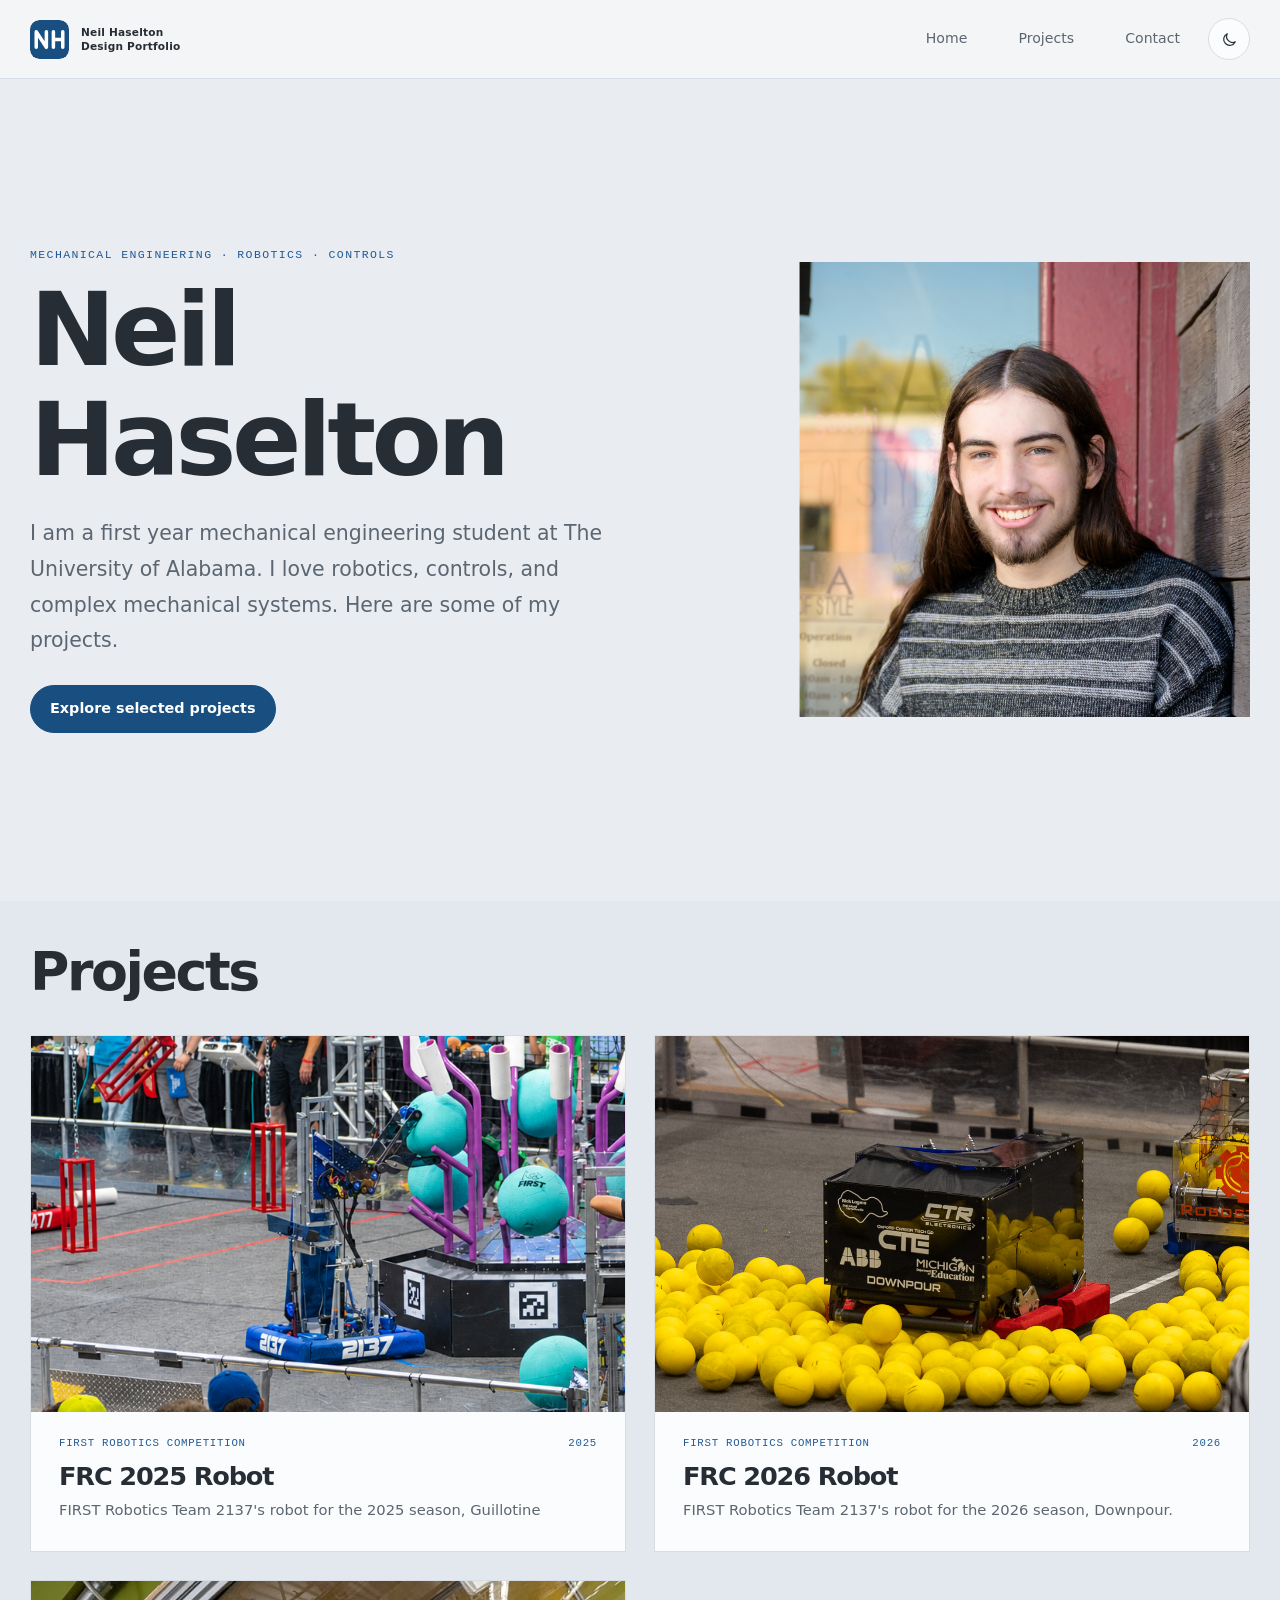
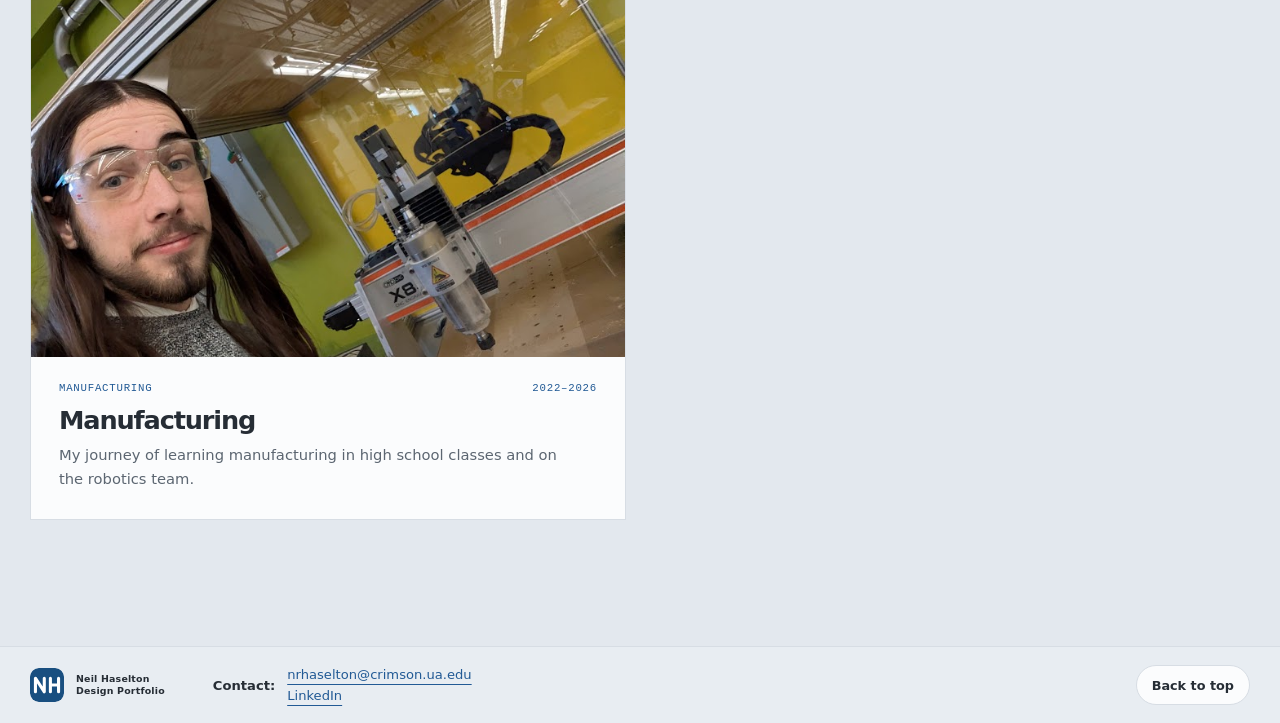
<file: index.html>
<!doctype html>
<html lang="en" data-theme="light">
  <head>
    <meta charset="utf-8">
<meta name="viewport" content="width=device-width, initial-scale=1">
<title>Neil Haselton Design Portfolio</title>
<meta name="description" content="Neil Haselton, a first year mechanical engineering student at The University of Alabama, interested in robotics, controls, and complex mechanical systems.">
<meta name="color-scheme" content="light dark">
<script>
  (function () {
    var theme = null;
    try { theme = localStorage.getItem('portfolio-theme'); } catch (error) { /* Storage can be unavailable in private contexts. */ }
    if (theme !== 'light' && theme !== 'dark') {
      theme = window.matchMedia && window.matchMedia('(prefers-color-scheme: dark)').matches ? 'dark' : 'light';
    }
    document.documentElement.setAttribute('data-theme', theme);
  }());
</script>
<link rel="stylesheet" href="/assets/css/main.css">
<link rel="icon" href="/assets/images/favicon.svg" type="image/svg+xml">

  </head>
  <body id="top">
    <a class="skip-link" href="#main-content">Skip to content</a>
    <header class="site-header">
  <div class="site-header__inner section-wrap">
    
    <a class="brand" href="#top" aria-label="Neil Haselton Design Portfolio home">
      <span class="brand__mark" aria-hidden="true">
        <img class="brand__mark-image brand__mark-image--light" src="/assets/images/brand-mark-light.svg" alt="">
        <img class="brand__mark-image brand__mark-image--dark" src="/assets/images/brand-mark-dark.svg" alt="">
      </span>
      <span class="brand__label">Neil Haselton<br>Design Portfolio</span>
    </a>
    <nav class="site-nav" aria-label="Main navigation">
      <a href="#top">Home</a>
      <a href="/#projects">Projects</a>
      <a href="/#contact">Contact</a>
    </nav>
    <button class="theme-toggle" type="button" data-theme-toggle aria-label="Switch to dark theme">
      <svg class="theme-toggle__moon" viewBox="0 0 24 24" aria-hidden="true"><path d="M20.2 15.2A8.5 8.5 0 0 1 8.8 3.8 8.6 8.6 0 1 0 20.2 15.2Z"/></svg>
      <svg class="theme-toggle__sun" viewBox="0 0 24 24" aria-hidden="true"><circle cx="12" cy="12" r="4"/><path d="M12 2v2m0 16v2M4.93 4.93l1.42 1.42m11.3 11.3 1.42 1.42M2 12h2m16 0h2M4.93 19.07l1.42-1.42m11.3-11.3 1.42-1.42"/></svg>
    </button>
  </div>
</header>

    <main id="main-content">
      <section class="home-intro" aria-labelledby="intro-title">
  <div class="hero section-wrap">
    <div class="hero__copy">
      <p class="eyebrow">Mechanical engineering · robotics · controls</p>
      <h1 id="intro-title">Neil Haselton</h1>
      <p class="hero__lead">I am a first year mechanical engineering student at The University of Alabama. I love robotics, controls, and complex mechanical systems. Here are some of my projects.</p>
      <a class="button-link" href="#projects">Explore selected projects</a>
    </div>
    <figure class="hero__portrait">
      <img src="/assets/images/portrait-neil-haselton.jpg" alt="Neil Haselton portrait" width="3000" height="3000">
    </figure>
  </div>
</section>
<section class="projects-section" id="projects" aria-labelledby="projects-title">
  <div class="section-wrap">
  <div class="section-heading">
    <div>
      <h2 id="projects-title">Projects</h2>
    </div>
  </div>

  <div class="project-grid">
    
    
      
      
      
      
      
      <article class="project-card">
        <a class="project-card__link" href="/projects/frc-2025-robot/" aria-label="View FRC 2025 Robot project">
          <div class="project-card__image-wrap">
            <div class="project-card__image-stage project-card__image-stage--robot">
            <img class="project-card__image project-card__image--robot" src="/assets/images/projects/frc-2025-robot/originals/25-COMP%20-%20Main%20Image.png" alt="Team 2137 robot competing on the 2025 FIRST Robotics Competition field." loading="lazy" width="1200" height="760" style="object-position: 170% 200%; --home-card-offset-x: -40%; --home-card-offset-y: -18%; --home-card-zoom: 2; transform-origin: top left;">
            </div>
          </div>
          <div class="project-card__body">
            <div class="project-card__meta"><span>FIRST Robotics Competition</span><span>2025</span></div>
            <h3>FRC 2025 Robot</h3>
            <p>FIRST Robotics Team 2137&#39;s robot for the 2025 season, Guillotine</p>
          </div>
        </a>
      </article>
    
      
      
      
      
      
      <article class="project-card">
        <a class="project-card__link" href="/projects/frc-2026-robot/" aria-label="View FRC 2026 Robot project">
          <div class="project-card__image-wrap">
            <div class="project-card__image-stage project-card__image-stage--robot">
            <img class="project-card__image project-card__image--robot" src="/assets/images/projects/frc-2026-robot/main-image.jpg" alt="Team 2137&#39;s 2026 robot, Guillotine, at a FIRST Robotics Competition event." loading="lazy" width="1200" height="760">
            </div>
          </div>
          <div class="project-card__body">
            <div class="project-card__meta"><span>FIRST Robotics Competition</span><span>2026</span></div>
            <h3>FRC 2026 Robot</h3>
            <p>FIRST Robotics Team 2137&#39;s robot for the 2026 season, Downpour.</p>
          </div>
        </a>
      </article>
    
      
      
      
      
      
      <article class="project-card">
        <a class="project-card__link" href="/projects/manufacturing/" aria-label="View Manufacturing project">
          <div class="project-card__image-wrap">
            <div class="project-card__image-stage">
            <img class="project-card__image" src="/assets/images/projects/manufacturing/overview.jpg" alt="Neil standing beside the school&#39;s Omio CNC router." loading="lazy" width="1200" height="760" style="object-position: center 44%; --home-card-offset-x: 0px; --home-card-offset-y: 0px; --home-card-zoom: 1;">
            </div>
          </div>
          <div class="project-card__body">
            <div class="project-card__meta"><span>Manufacturing</span><span>2022–2026</span></div>
            <h3>Manufacturing</h3>
            <p>My journey of learning manufacturing in high school classes and on the robotics team.</p>
          </div>
        </a>
      </article>
    
  </div>
  </div>
</section>


    </main>
    <footer class="site-footer">
  <div class="section-wrap site-footer__inner">
    
    <a class="brand brand--footer" href="#top">
      <span class="brand__mark" aria-hidden="true">
        <img class="brand__mark-image brand__mark-image--light" src="/assets/images/brand-mark-light.svg" alt="">
        <img class="brand__mark-image brand__mark-image--dark" src="/assets/images/brand-mark-dark.svg" alt="">
      </span>
      <span class="brand__label">Neil Haselton<br>Design Portfolio</span>
    </a>
    <div class="site-footer__contact" id="contact">
      <span class="site-footer__contact-label">Contact:</span>
      <div class="site-footer__contact-links">
        <a class="text-link" href="mailto:nrhaselton@crimson.ua.edu" draggable="false">nrhaselton@crimson.ua.edu</a>
        <a class="text-link" href="https://www.linkedin.com/in/neil-haselton-a4a009427/" draggable="false">LinkedIn</a>
      </div>
    </div>
    <a class="back-to-top" href="#top">Back to top</a>
  </div>
</footer>

    <script src="/assets/js/site.js" defer></script>
  </body>
</html>
</file>
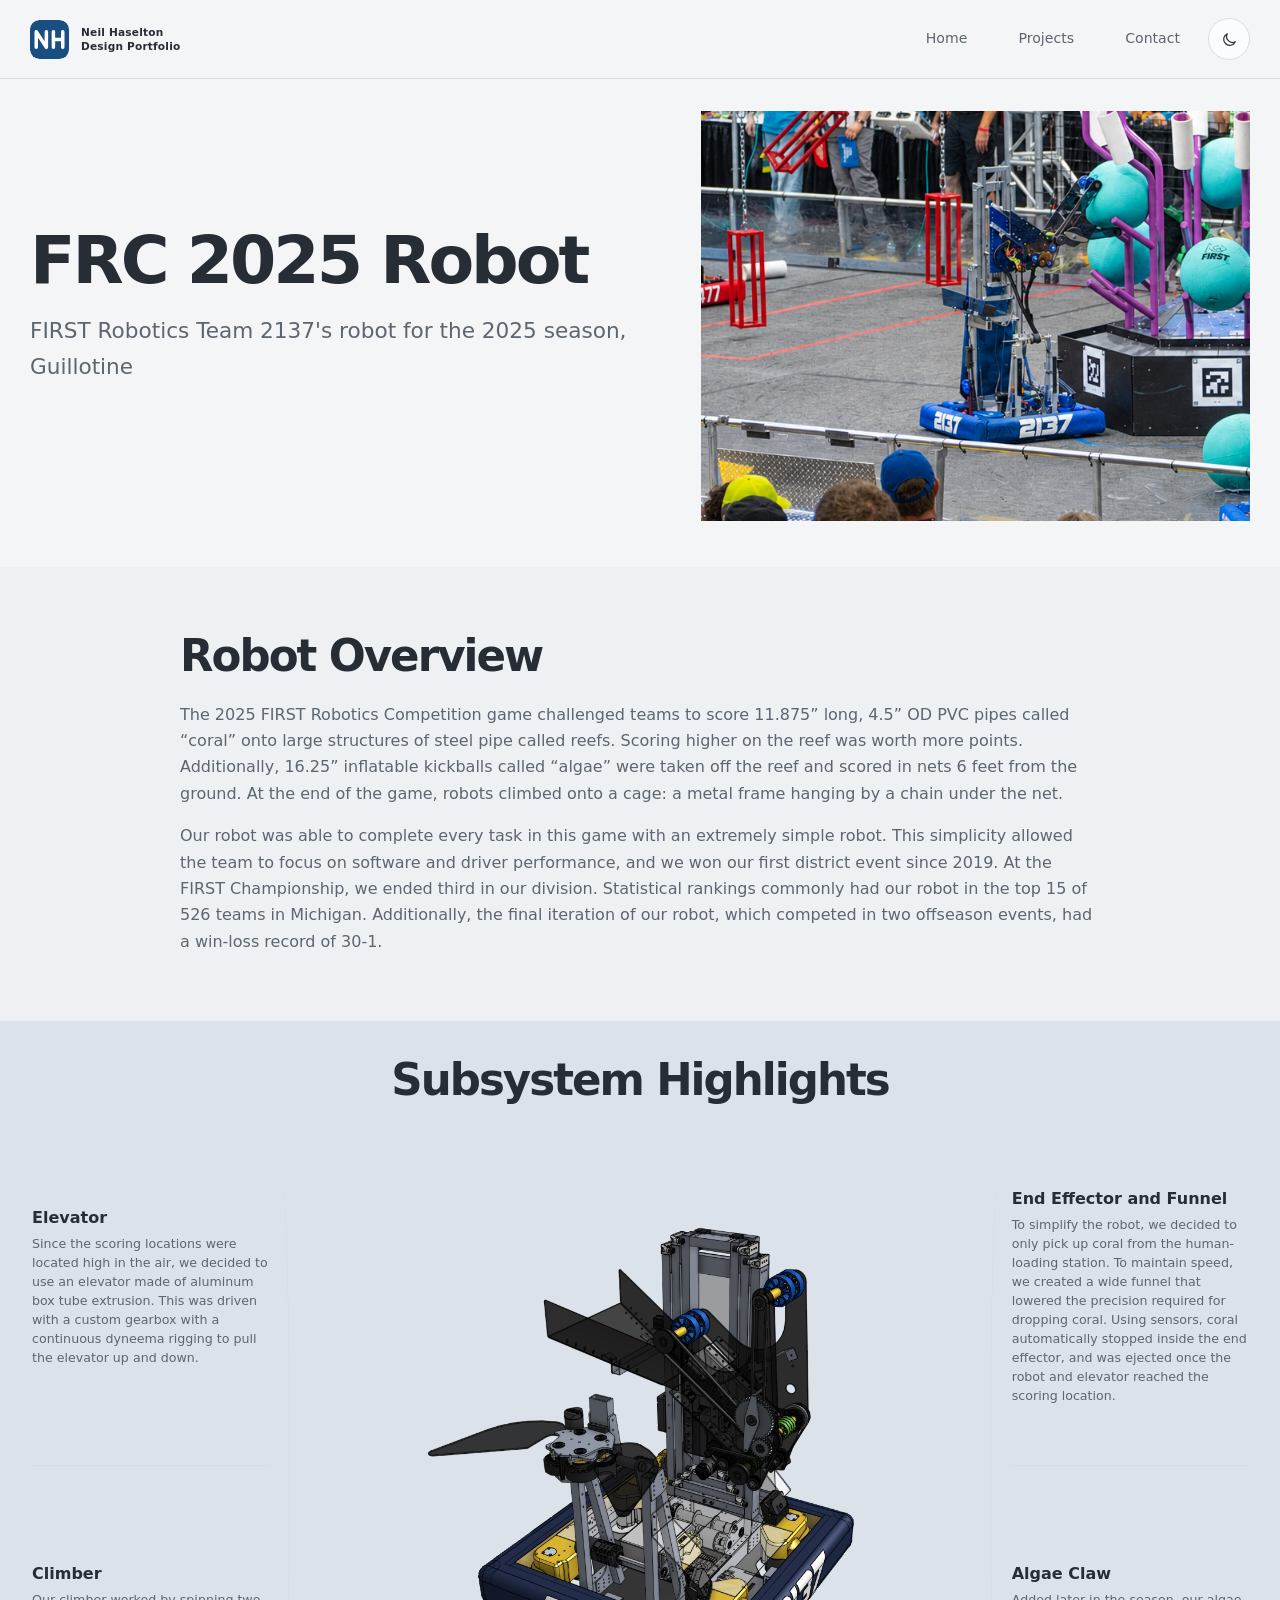
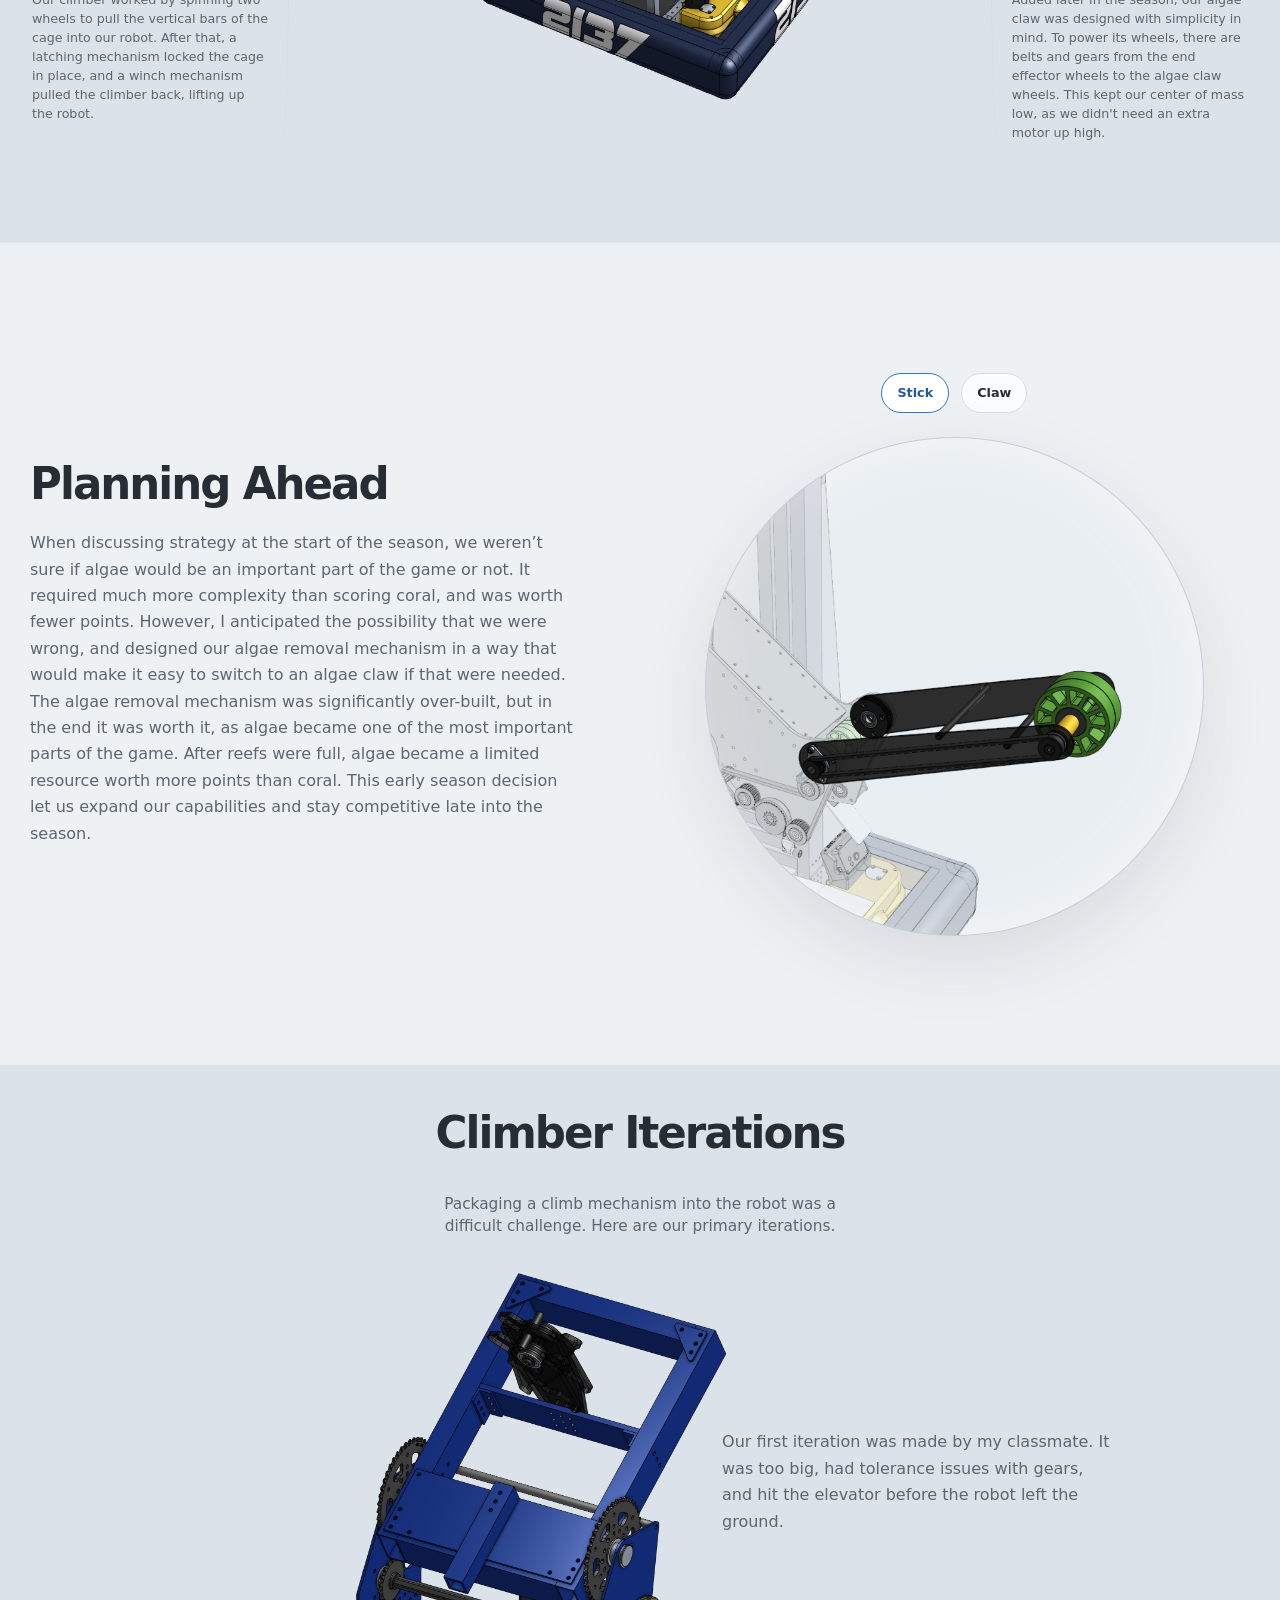
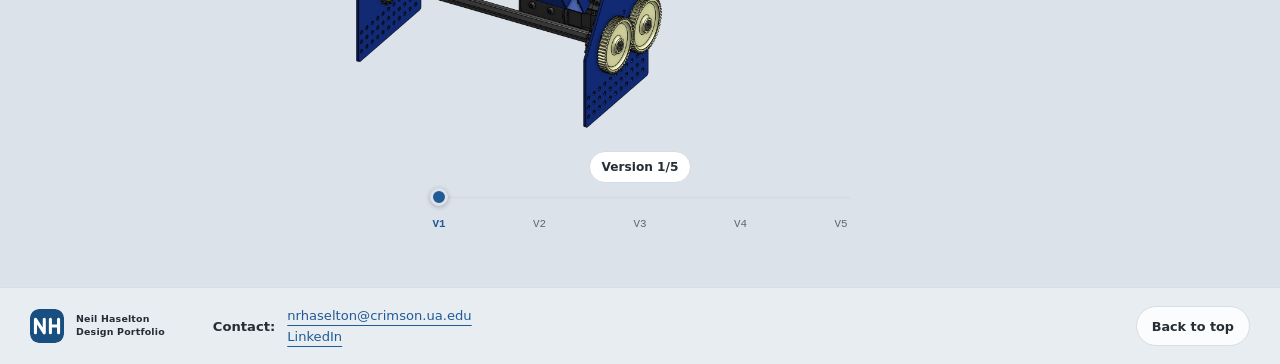
<file: projects/frc-2025-robot/index.html>
<!doctype html>
<html lang="en" data-theme="light">
  <head>
    <meta charset="utf-8">
<meta name="viewport" content="width=device-width, initial-scale=1">
<title>FRC 2025 Robot · Neil Haselton Design Portfolio</title>
<meta name="description" content="FIRST Robotics Team 2137&#39;s robot for the 2025 season, Guillotine">
<meta name="color-scheme" content="light dark">
<script>
  (function () {
    var theme = null;
    try { theme = localStorage.getItem('portfolio-theme'); } catch (error) { /* Storage can be unavailable in private contexts. */ }
    if (theme !== 'light' && theme !== 'dark') {
      theme = window.matchMedia && window.matchMedia('(prefers-color-scheme: dark)').matches ? 'dark' : 'light';
    }
    document.documentElement.setAttribute('data-theme', theme);
  }());
</script>
<link rel="stylesheet" href="/assets/css/main.css">
<link rel="icon" href="/assets/images/favicon.svg" type="image/svg+xml">

  </head>
  <body id="top">
    <a class="skip-link" href="#main-content">Skip to content</a>
    <header class="site-header">
  <div class="site-header__inner section-wrap">
    
    <a class="brand" href="/" aria-label="Neil Haselton Design Portfolio home">
      <span class="brand__mark" aria-hidden="true">
        <img class="brand__mark-image brand__mark-image--light" src="/assets/images/brand-mark-light.svg" alt="">
        <img class="brand__mark-image brand__mark-image--dark" src="/assets/images/brand-mark-dark.svg" alt="">
      </span>
      <span class="brand__label">Neil Haselton<br>Design Portfolio</span>
    </a>
    <nav class="site-nav" aria-label="Main navigation">
      <a href="/">Home</a>
      <a href="/#projects">Projects</a>
      <a href="/#contact">Contact</a>
    </nav>
    <button class="theme-toggle" type="button" data-theme-toggle aria-label="Switch to dark theme">
      <svg class="theme-toggle__moon" viewBox="0 0 24 24" aria-hidden="true"><path d="M20.2 15.2A8.5 8.5 0 0 1 8.8 3.8 8.6 8.6 0 1 0 20.2 15.2Z"/></svg>
      <svg class="theme-toggle__sun" viewBox="0 0 24 24" aria-hidden="true"><circle cx="12" cy="12" r="4"/><path d="M12 2v2m0 16v2M4.93 4.93l1.42 1.42m11.3 11.3 1.42 1.42M2 12h2m16 0h2M4.93 19.07l1.42-1.42m11.3-11.3 1.42-1.42"/></svg>
    </button>
  </div>
</header>

    <main id="main-content">
      
<article class="project-page project-page--frc-2025">
  <header class="project-hero section-wrap">
    <div class="project-hero__grid">
      <div class="project-hero__copy">
        <div class="project-hero__heading">
          <div>
            <h1>FRC 2025 Robot</h1>
            <p class="project-hero__summary">FIRST Robotics Team 2137&#39;s robot for the 2025 season, Guillotine</p>
          </div>
        </div>
        <div class="project-intro prose">
</div>
      </div>
      <figure class="project-overview">
        <img src="/assets/images/projects/frc-2025-robot/originals/25-COMP%20-%20Main%20Image.png" alt="Team 2137 robot competing on the 2025 FIRST Robotics Competition field." width="1200" height="760" style="object-position: 170% 200%; transform: translate(-4.87%, -39.16%) scale(2); transform-origin: top left;">
        
      </figure>
    </div>
  </header>

  <div class="project-sections">
    
      
      
<section class="content-section">
  <div class="section-wrap content-section--narrow">
    
    <h2>Robot Overview</h2>
    <div class="prose"><p>The 2025 FIRST Robotics Competition game challenged teams to score 11.875” long, 4.5” OD PVC pipes called “coral” onto large structures of steel pipe called reefs. Scoring higher on the reef was worth more points. Additionally, 16.25” inflatable kickballs called “algae” were taken off the reef and scored in nets 6 feet from the ground. At the end of the game, robots climbed onto a cage: a metal frame hanging by a chain under the net.</p>

<p>Our robot was able to complete every task in this game with an extremely simple robot. This simplicity allowed the team to focus on software and driver performance, and we won our first district event since 2019. At the FIRST Championship, we ended third in our division. Statistical rankings commonly had our robot in the top 15 of 526 teams in Michigan. Additionally, the final iteration of our robot, which competed in two offseason events, had a win-loss record of 30-1.</p>
</div>
  </div>
</section>

        
      
    
      
        
        
        
        <div class="section-dwell section-dwell--alt" style="--dwell-snap-distance: 90px;">
      
      



<section class="content-section content-section--subsystem">
 <div class="section-wrap subsystem-section__inner">
  <div class="section-heading section-heading--compact">
    <div><h2>Subsystem Highlights</h2></div>
    
  </div>
  
    
    <div class="subsystem-explorer subsystem-explorer--arcs" data-subsystem-explorer>
      <div class="subsystem-explorer__list subsystem-explorer__list--left" data-subsystem-list aria-label="Subsystems, first group">
        
          

<button class="subsystem-choice" type="button" data-subsystem-choice="0" aria-pressed="false">
  <span class="subsystem-choice__copy"><span class="subsystem-choice__name">Elevator</span><span class="subsystem-choice__description">Since the scoring locations were located high in the air, we decided to use an elevator made of aluminum box tube extrusion. This was driven with a custom gearbox with a continuous dyneema rigging to pull the elevator up and down.</span></span>
</button>

          <span class="subsystem-explorer__divider" aria-hidden="true"></span>
        
          

<button class="subsystem-choice" type="button" data-subsystem-choice="1" aria-pressed="false">
  <span class="subsystem-choice__copy"><span class="subsystem-choice__name">Climber</span><span class="subsystem-choice__description">Our climber worked by spinning two wheels to pull the vertical bars of the cage into our robot. After that, a latching mechanism locked the cage in place, and a winch mechanism pulled the climber back, lifting up the robot.</span></span>
</button>

          
        
      </div>
      <div class="subsystem-explorer__visual">
        <div class="cad-stage" role="img" aria-label="Team 2137&#39;s 2025 robot CAD assembly" data-cad-stage style="--cad-stage-aspect: 1040 / 1080; --cad-stage-width-ratio: 0.963; --cad-stage-height: 74svh;">
          <img class="cad-stage__layer cad-stage__normal is-active" src="/assets/images/projects/frc-2025-robot/cropped/25-COMP%20-%20Full%20Detail.png" alt="" width="1200" height="760" data-default-layer>
          <img class="cad-stage__layer cad-stage__ghost" src="/assets/images/projects/frc-2025-robot/cropped/25-COMP%20-%20Full%20Detail%20Transparent.png" alt="" width="1200" height="760" data-ghost-layer style="--ghost-opacity: 0.48;">
          
            <img class="cad-stage__layer cad-stage__highlight" src="/assets/images/projects/frc-2025-robot/cropped/25-COMP%20-%20Elevator.png" alt="" width="1200" height="760" data-highlight-layer="0">
          
            <img class="cad-stage__layer cad-stage__highlight" src="/assets/images/projects/frc-2025-robot/cropped/25-COMP%20-%20Climber.png" alt="" width="1200" height="760" data-highlight-layer="1">
          
            <img class="cad-stage__layer cad-stage__highlight" src="/assets/images/projects/frc-2025-robot/cropped/25-COMP%20-%20End%20Effector.png" alt="" width="1200" height="760" data-highlight-layer="2">
          
            <img class="cad-stage__layer cad-stage__highlight" src="/assets/images/projects/frc-2025-robot/cropped/25-COMP%20-%20Algae%20Claw.png" alt="" width="1200" height="760" data-highlight-layer="3">
          
          <div class="cad-stage__placeholder" data-stage-fallback hidden>CAD image unavailable.<br>Check the image path for this view.</div>
        </div>
      </div>
      <div class="subsystem-explorer__list subsystem-explorer__list--right" data-subsystem-list aria-label="Subsystems, second group">
        
          
          

<button class="subsystem-choice" type="button" data-subsystem-choice="2" aria-pressed="false">
  <span class="subsystem-choice__copy"><span class="subsystem-choice__name">End Effector and Funnel</span><span class="subsystem-choice__description">To simplify the robot, we decided to only pick up coral from the human-loading station. To maintain speed, we created a wide funnel that lowered the precision required for dropping coral. Using sensors, coral automatically stopped inside the end effector, and was ejected once the robot and elevator reached the scoring location.</span></span>
</button>

          <span class="subsystem-explorer__divider" aria-hidden="true"></span>
        
          
          

<button class="subsystem-choice" type="button" data-subsystem-choice="3" aria-pressed="false">
  <span class="subsystem-choice__copy"><span class="subsystem-choice__name">Algae Claw</span><span class="subsystem-choice__description">Added later in the season, our algae claw was designed with simplicity in mind. To power its wheels, there are belts and gears from the end effector wheels to the algae claw wheels. This kept our center of mass low, as we didn&#39;t need an extra motor up high.</span></span>
</button>

          
        
      </div>
    </div>
  
 </div>
</section>

        
      <div class="section-dwell__pause" aria-hidden="true"></div></div>
    
      
        
        
        
        <div class="section-dwell" style="--dwell-snap-distance: 90px;">
      
      



<section class="content-section content-section--algae-planning" data-algae-switcher aria-labelledby="algae-planning-heading">
  <div class="section-wrap algae-planning__layout">
    <div class="algae-planning__copy">
      
      <h2 id="algae-planning-heading">Planning Ahead</h2>
      <div class="prose"><p>When discussing strategy at the start of the season, we weren’t sure if algae would be an important part of the game or not. It required much more complexity than scoring coral, and was worth fewer points. However, I anticipated the possibility that we were wrong, and designed our algae removal mechanism in a way that would make it easy to switch to an algae claw if that were needed. The algae removal mechanism was significantly over-built, but in the end it was worth it, as algae became one of the most important parts of the game. After reefs were full, algae became a limited resource worth more points than coral. This early season decision let us expand our capabilities and stay competitive late into the season.</p>
</div>
    </div>
    <div class="algae-planning__visual">
      <div class="algae-planning__controls" role="group" aria-label="Choose algae mechanism">
        <button class="algae-planning__button is-active" type="button" data-algae-select="stick" aria-pressed="true" aria-controls="algae-mechanism-view">Stick</button>
        <button class="algae-planning__button" type="button" data-algae-select="claw" aria-pressed="false" aria-controls="algae-mechanism-view">Claw</button>
      </div>
      <figure class="algae-planning__stage" id="algae-mechanism-view" role="img" aria-label="Robot with the algae stick mechanism highlighted">
        <img class="algae-planning__robot-layer" src="/assets/images/projects/frc-2025-robot/originals/25-COMP%20-%20Algae%20Transparent.png" alt="" aria-hidden="true" loading="lazy" width="3296" height="2547">
        <img class="algae-planning__mechanism is-active" src="/assets/images/projects/frc-2025-robot/originals/25-COMP%20-%20Algae%20Stick%20Focus.png" alt="" data-algae-view="stick" aria-hidden="false" loading="lazy" width="3296" height="2547">
        <img class="algae-planning__mechanism" src="/assets/images/projects/frc-2025-robot/originals/25-COMP%20-%20Algae%20Claw%20Focus.png" alt="" data-algae-view="claw" aria-hidden="true" loading="lazy" width="3296" height="2547">
      </figure>
    </div>
  </div>
</section>

        
      <div class="section-dwell__pause" aria-hidden="true"></div></div>
    
      
        
        
        
        <div class="section-dwell section-dwell--alt" style="--dwell-snap-distance: 90px;">
      
      
<section class="content-section content-section--iteration-timeline">
  <div class="section-wrap iteration-timeline" data-iteration-timeline>
    <h2 class="iteration-timeline__heading">Climber Iterations</h2>
    <p class="iteration-timeline__intro">Packaging a climb mechanism into the robot was a difficult challenge. Here are our primary iterations.</p>
    
    <div class="iteration-timeline__main">
      <div class="iteration-timeline__stage" aria-live="off" style="--iteration-image-aspect: 2296 / 2137;">
        
          
          <img class="iteration-timeline__image is-active" src="/assets/images/projects/frc-2025-robot/cropped/25-COMP%20-%20Climber%20V1.png" alt="CAD model of the first climber iteration." data-iteration-image="0" width="1200" height="928" draggable="false">
        
          
          <img class="iteration-timeline__image" src="/assets/images/projects/frc-2025-robot/cropped/25-COMP%20-%20Climber%20V2.png" alt="CAD model of the second climber iteration." data-iteration-image="1" aria-hidden="true" width="1200" height="928" draggable="false">
        
          
          <img class="iteration-timeline__image" src="/assets/images/projects/frc-2025-robot/cropped/25-COMP%20-%20Climber%20V3.png" alt="CAD model of the third climber iteration." data-iteration-image="2" aria-hidden="true" width="1200" height="928" draggable="false">
        
          
          <img class="iteration-timeline__image" src="/assets/images/projects/frc-2025-robot/cropped/25-COMP%20-%20Climber%20V4.png" alt="CAD model of the fourth climber iteration." data-iteration-image="3" aria-hidden="true" width="1200" height="928" draggable="false">
        
          
          <img class="iteration-timeline__image" src="/assets/images/projects/frc-2025-robot/cropped/25-COMP%20-%20Climber%20V5.png" alt="CAD model of the fifth climber iteration." data-iteration-image="4" aria-hidden="true" width="1200" height="928" draggable="false">
        
      </div>
      <div class="iteration-timeline__captions" aria-live="polite" aria-atomic="true">
        
          <div class="iteration-timeline__caption is-active" data-iteration-caption="0">
            <p>Our first iteration was made by my classmate. It was too big, had tolerance issues with gears, and hit the elevator before the robot left the ground.</p>
          </div>
        
          <div class="iteration-timeline__caption" data-iteration-caption="1" aria-hidden="true">
            <p>The second iteration involved a full redesign. It was much simpler, using a spool to pull back the climbing arm rather than gears and chains. However, the robot slipped on the cage, preventing us from lifting off the ground.</p>
          </div>
        
          <div class="iteration-timeline__caption" data-iteration-caption="2" aria-hidden="true">
            <p>The third iteration was the first one that worked. It passively grabbed onto the back of the cage, but required precise alignment and often slipped or went into the cage diagonally. This iteration competed at our first event.</p>
          </div>
        
          <div class="iteration-timeline__caption" data-iteration-caption="3" aria-hidden="true">
            <p>The fourth iteration was similar to the third, but grabbed the inside of the cage. While slipping was still an issue, it was impossible to get it stuck in the cage. This iteration was on our robot for the rest of the season due to time constraints and other priorities.</p>
          </div>
        
          <div class="iteration-timeline__caption" data-iteration-caption="4" aria-hidden="true">
            <p>After having an inconsistent climb all season, we decided to redesign it for our offseason events. The final iteration of our climber has a funnel and two active polyurethane wheels to align the cage and pull it in. After that, two small latches would latch onto the vertical poles of the cage, and we&#39;d pull the climber down to climb. This iteration also featured a ratchet to prevent the climb from falling after the match. After a few small issues at our first offseason event that we fixed, this climb worked every time, as long as we gave ourselves enough time to climb.</p>
          </div>
        
      </div>
    </div>
    <div class="iteration-timeline__control">
      <div class="iteration-timeline__version" data-iteration-version aria-live="polite">Version 1/5</div>
      <input id="iteration-range-climber-iterations" class="iteration-timeline__range" data-iteration-range type="range" min="0" max="4" step="1" value="0" aria-label="Choose climber iteration" aria-valuetext="Version 1/5">
      <ol class="iteration-timeline__labels" aria-hidden="true">
        
        
          
          
          <li class="is-active" data-iteration-label="0" style="--iteration-stop: 0.0%;">V1</li>
        
          
          
          <li data-iteration-label="1" style="--iteration-stop: 25.0%;">V2</li>
        
          
          
          <li data-iteration-label="2" style="--iteration-stop: 50.0%;">V3</li>
        
          
          
          <li data-iteration-label="3" style="--iteration-stop: 75.0%;">V4</li>
        
          
          
          <li data-iteration-label="4" style="--iteration-stop: 100.0%;">V5</li>
        
      </ol>
    </div>
  </div>
</section>

      
      <div class="section-dwell__pause" aria-hidden="true"></div></div>
    
  </div>

</article>

    </main>
    <footer class="site-footer">
  <div class="section-wrap site-footer__inner">
    
    <a class="brand brand--footer" href="/">
      <span class="brand__mark" aria-hidden="true">
        <img class="brand__mark-image brand__mark-image--light" src="/assets/images/brand-mark-light.svg" alt="">
        <img class="brand__mark-image brand__mark-image--dark" src="/assets/images/brand-mark-dark.svg" alt="">
      </span>
      <span class="brand__label">Neil Haselton<br>Design Portfolio</span>
    </a>
    <div class="site-footer__contact" id="contact">
      <span class="site-footer__contact-label">Contact:</span>
      <div class="site-footer__contact-links">
        <a class="text-link" href="mailto:nrhaselton@crimson.ua.edu" draggable="false">nrhaselton@crimson.ua.edu</a>
        <a class="text-link" href="https://www.linkedin.com/in/neil-haselton-a4a009427/" draggable="false">LinkedIn</a>
      </div>
    </div>
    <a class="back-to-top" href="#top">Back to top</a>
  </div>
</footer>

    <script src="/assets/js/site.js" defer></script>
  </body>
</html>
</file>
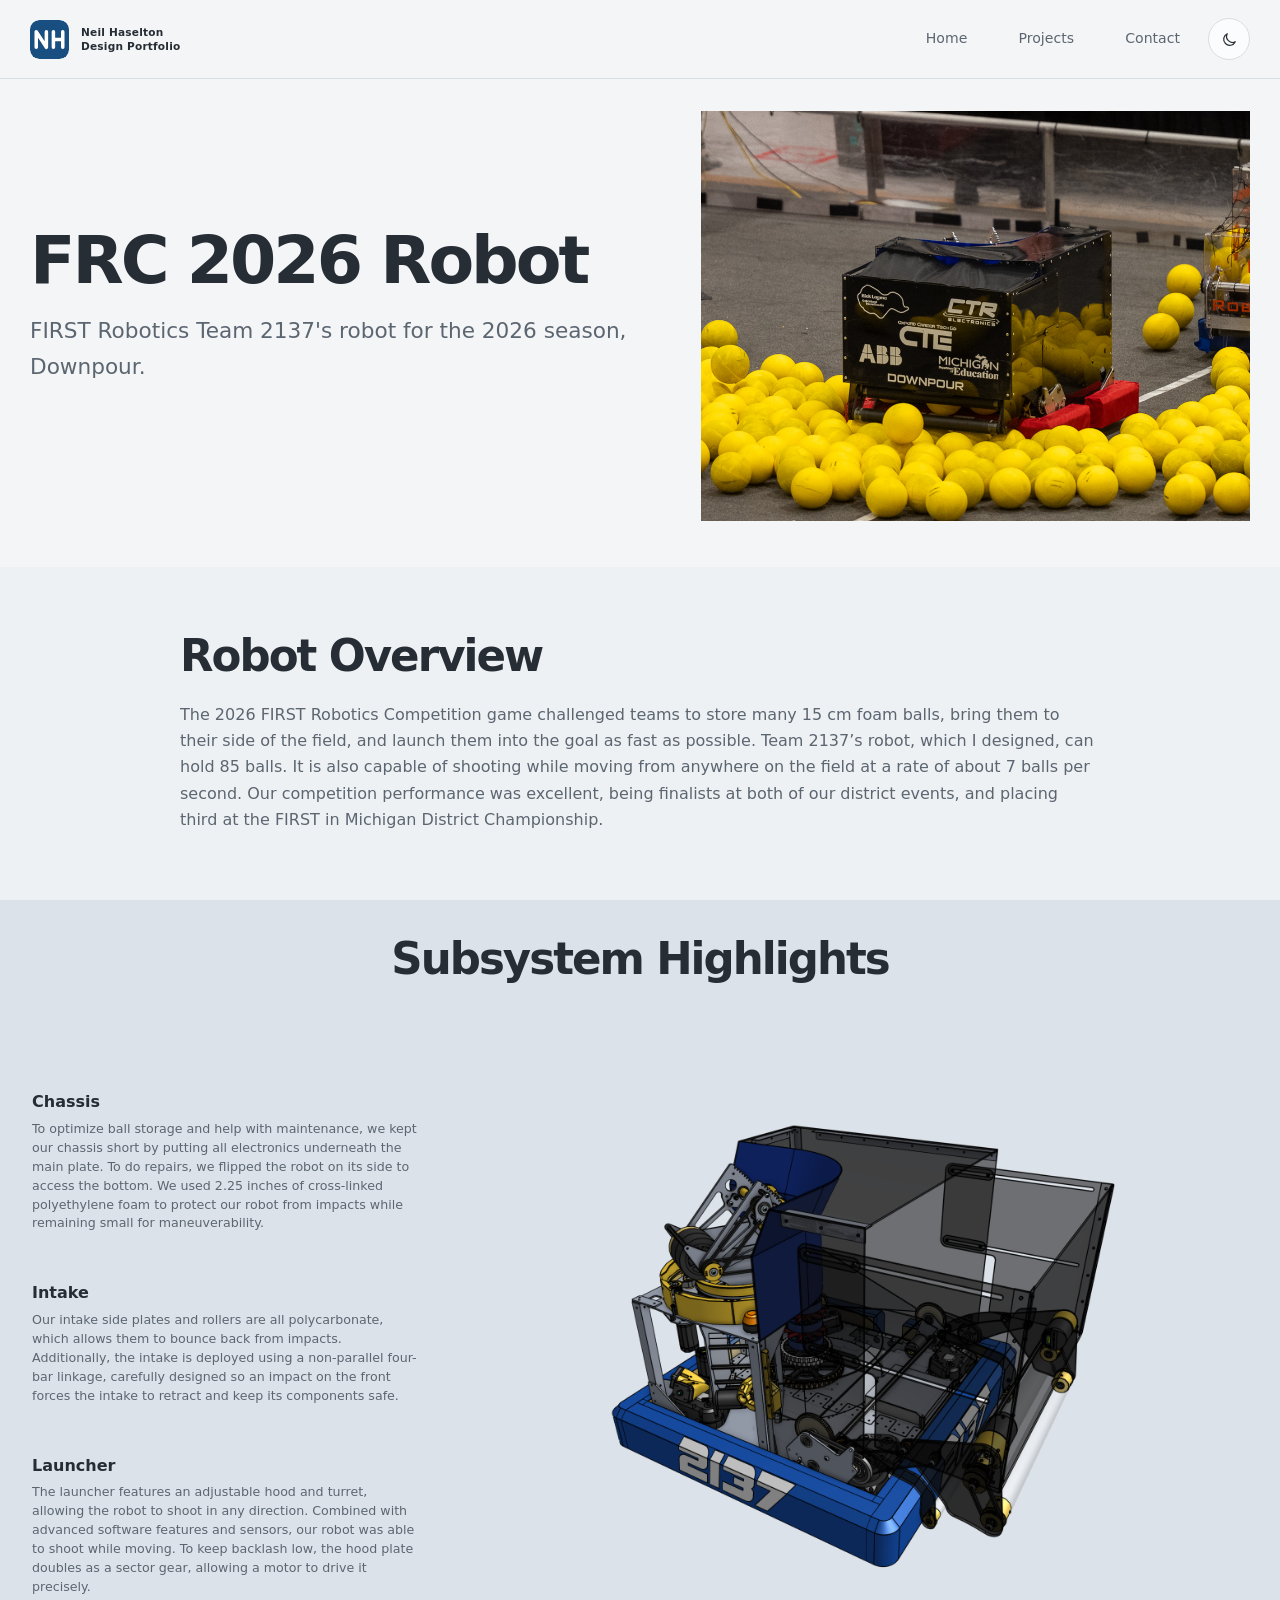
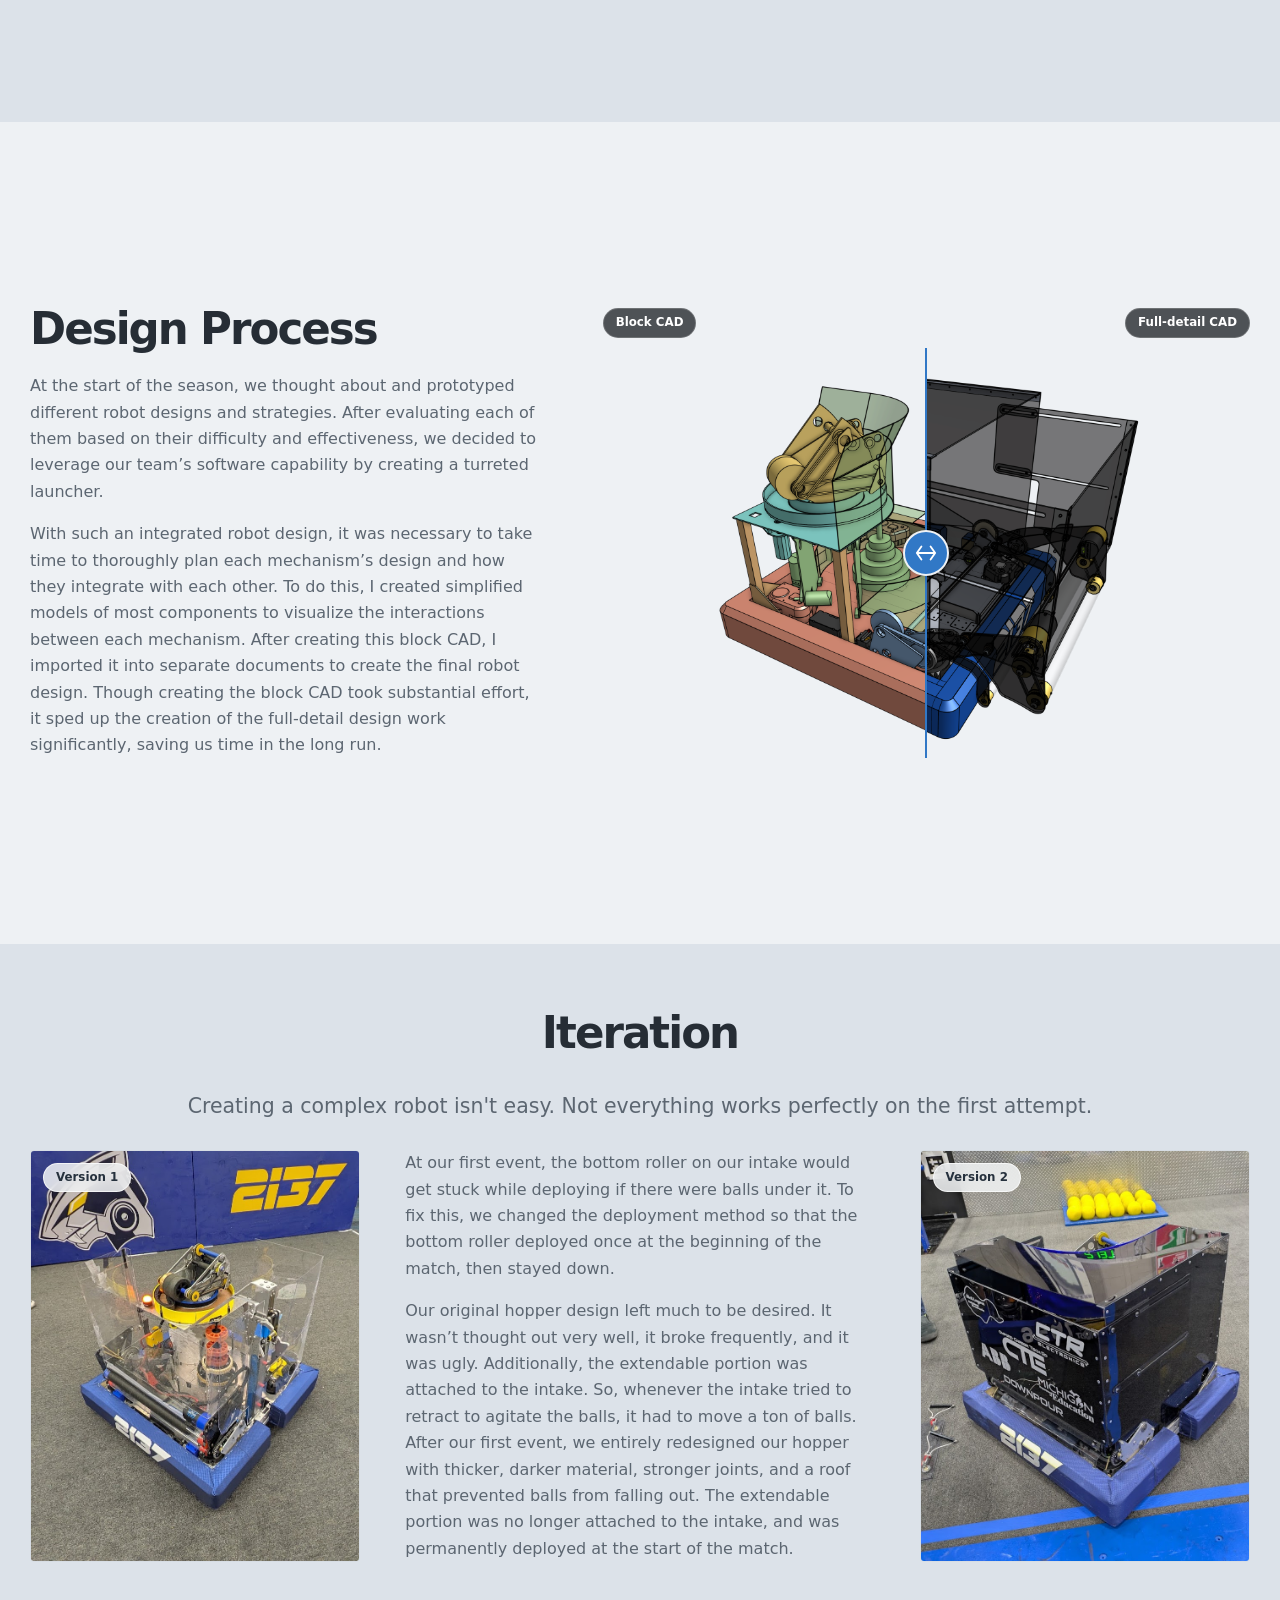
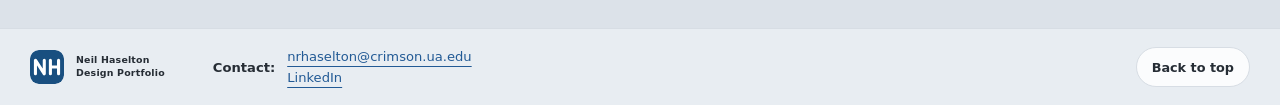
<file: projects/frc-2026-robot/index.html>
<!doctype html>
<html lang="en" data-theme="light">
  <head>
    <meta charset="utf-8">
<meta name="viewport" content="width=device-width, initial-scale=1">
<title>FRC 2026 Robot · Neil Haselton Design Portfolio</title>
<meta name="description" content="FIRST Robotics Team 2137&#39;s robot for the 2026 season, Downpour.">
<meta name="color-scheme" content="light dark">
<script>
  (function () {
    var theme = null;
    try { theme = localStorage.getItem('portfolio-theme'); } catch (error) { /* Storage can be unavailable in private contexts. */ }
    if (theme !== 'light' && theme !== 'dark') {
      theme = window.matchMedia && window.matchMedia('(prefers-color-scheme: dark)').matches ? 'dark' : 'light';
    }
    document.documentElement.setAttribute('data-theme', theme);
  }());
</script>
<link rel="stylesheet" href="/assets/css/main.css">
<link rel="icon" href="/assets/images/favicon.svg" type="image/svg+xml">

  </head>
  <body id="top">
    <a class="skip-link" href="#main-content">Skip to content</a>
    <header class="site-header">
  <div class="site-header__inner section-wrap">
    
    <a class="brand" href="/" aria-label="Neil Haselton Design Portfolio home">
      <span class="brand__mark" aria-hidden="true">
        <img class="brand__mark-image brand__mark-image--light" src="/assets/images/brand-mark-light.svg" alt="">
        <img class="brand__mark-image brand__mark-image--dark" src="/assets/images/brand-mark-dark.svg" alt="">
      </span>
      <span class="brand__label">Neil Haselton<br>Design Portfolio</span>
    </a>
    <nav class="site-nav" aria-label="Main navigation">
      <a href="/">Home</a>
      <a href="/#projects">Projects</a>
      <a href="/#contact">Contact</a>
    </nav>
    <button class="theme-toggle" type="button" data-theme-toggle aria-label="Switch to dark theme">
      <svg class="theme-toggle__moon" viewBox="0 0 24 24" aria-hidden="true"><path d="M20.2 15.2A8.5 8.5 0 0 1 8.8 3.8 8.6 8.6 0 1 0 20.2 15.2Z"/></svg>
      <svg class="theme-toggle__sun" viewBox="0 0 24 24" aria-hidden="true"><circle cx="12" cy="12" r="4"/><path d="M12 2v2m0 16v2M4.93 4.93l1.42 1.42m11.3 11.3 1.42 1.42M2 12h2m16 0h2M4.93 19.07l1.42-1.42m11.3-11.3 1.42-1.42"/></svg>
    </button>
  </div>
</header>

    <main id="main-content">
      
<article class="project-page">
  <header class="project-hero section-wrap">
    <div class="project-hero__grid">
      <div class="project-hero__copy">
        <div class="project-hero__heading">
          <div>
            <h1>FRC 2026 Robot</h1>
            <p class="project-hero__summary">FIRST Robotics Team 2137&#39;s robot for the 2026 season, Downpour.</p>
          </div>
        </div>
        <div class="project-intro prose">
</div>
      </div>
      <figure class="project-overview">
        <img src="/assets/images/projects/frc-2026-robot/main-image.jpg" alt="Team 2137&#39;s 2026 robot, Guillotine, at a FIRST Robotics Competition event." width="1200" height="760" style="object-position: center 61%; transform: translate(0px, 0px) scale(1.8); transform-origin: center;">
        
      </figure>
    </div>
  </header>

  <div class="project-sections">
    
      
      
<section class="content-section">
  <div class="section-wrap content-section--narrow">
    
    <h2>Robot Overview</h2>
    <div class="prose"><p>The 2026 FIRST Robotics Competition game challenged teams to store many 15 cm foam balls, bring them to their side of the field, and launch them into the goal as fast as possible. Team 2137’s robot, which I designed, can hold 85 balls. It is also capable of shooting while moving from anywhere on the field at a rate of about 7 balls per second. Our competition performance was excellent, being finalists at both of our district events, and placing third at the FIRST in Michigan District Championship.</p>
</div>
  </div>
</section>

        
      
    
      
        
        
        
        <div class="section-dwell section-dwell--alt" style="--dwell-snap-distance: 90px;">
      
      



<section class="content-section content-section--subsystem">
 <div class="section-wrap subsystem-section__inner">
  <div class="section-heading section-heading--compact">
    <div><h2>Subsystem Highlights</h2></div>
    
  </div>
  
    <div class="subsystem-explorer subsystem-explorer--single" data-subsystem-explorer>
      <div class="subsystem-explorer__visual">
        <div class="cad-stage" role="img" aria-label="Team 2137&#39;s 2026 robot CAD assembly" data-cad-stage style="--cad-stage-aspect: 1200 / 760; --cad-stage-width-ratio: 1.579; --cad-stage-height: 58vh;">
          <img class="cad-stage__layer cad-stage__normal is-active" src="/assets/images/projects/frc-2026-robot/cropped/26-comp-full-detail.png" alt="" width="1200" height="760" data-default-layer>
          <img class="cad-stage__layer cad-stage__ghost" src="/assets/images/projects/frc-2026-robot/cropped/26-comp-full-detail-transparent.png" alt="" width="1200" height="760" data-ghost-layer style="--ghost-opacity: 0.48;">
          
            <img class="cad-stage__layer cad-stage__highlight" src="/assets/images/projects/frc-2026-robot/cropped/26-comp-full-detail-chassis.png" alt="" width="1200" height="760" data-highlight-layer="0">
          
            <img class="cad-stage__layer cad-stage__highlight" src="/assets/images/projects/frc-2026-robot/cropped/26-comp-full-detail-intake.png" alt="" width="1200" height="760" data-highlight-layer="1">
          
            <img class="cad-stage__layer cad-stage__highlight" src="/assets/images/projects/frc-2026-robot/cropped/26-comp-full-detail-turret.png" alt="" width="1200" height="760" data-highlight-layer="2">
          
          <div class="cad-stage__placeholder" data-stage-fallback hidden>CAD image unavailable.<br>Check the image path for this view.</div>
        </div>
      </div>
      <div class="subsystem-explorer__list subsystem-explorer__list--single" data-subsystem-list aria-label="Subsystems">
        
          

<button class="subsystem-choice" type="button" data-subsystem-choice="0" aria-pressed="false">
  <span class="subsystem-choice__copy"><span class="subsystem-choice__name">Chassis</span><span class="subsystem-choice__description">To optimize ball storage and help with maintenance, we kept our chassis short by putting all electronics underneath the main plate. To do repairs, we flipped the robot on its side to access the bottom. We used 2.25 inches of cross-linked polyethylene foam to protect our robot from impacts while remaining small for maneuverability.</span></span>
</button>

        
          

<button class="subsystem-choice" type="button" data-subsystem-choice="1" aria-pressed="false">
  <span class="subsystem-choice__copy"><span class="subsystem-choice__name">Intake</span><span class="subsystem-choice__description">Our intake side plates and rollers are all polycarbonate, which allows them to bounce back from impacts. Additionally, the intake is deployed using a non-parallel four-bar linkage, carefully designed so an impact on the front forces the intake to retract and keep its components safe.</span></span>
</button>

        
          

<button class="subsystem-choice" type="button" data-subsystem-choice="2" aria-pressed="false">
  <span class="subsystem-choice__copy"><span class="subsystem-choice__name">Launcher</span><span class="subsystem-choice__description">The launcher features an adjustable hood and turret, allowing the robot to shoot in any direction. Combined with advanced software features and sensors, our robot was able to shoot while moving. To keep backlash low, the hood plate doubles as a sector gear, allowing a motor to drive it precisely.</span></span>
</button>

        
      </div>
    </div>
  
 </div>
</section>

        
      <div class="section-dwell__pause" aria-hidden="true"></div></div>
    
      
        
        
        
        <div class="section-dwell" style="--dwell-snap-distance: 90px;">
      
      


<section class="content-section content-section--comparison">
 <div class="section-wrap comparison-feature">
  <div class="comparison-feature__copy">
    
    <h2>Design Process</h2>
    <div class="prose"><p>At the start of the season, we thought about and prototyped different robot designs and strategies. After evaluating each of them based on their difficulty and effectiveness, we decided to leverage our team’s software capability by creating a turreted launcher.</p>

<p>With such an integrated robot design, it was necessary to take time to thoroughly plan each mechanism’s design and how they integrate with each other. To do this, I created simplified models of most components to visualize the interactions between each mechanism. After creating this block CAD, I imported it into separate documents to create the final robot design. Though creating the block CAD took substantial effort, it sped up the creation of the full-detail design work significantly, saving us time in the long run.</p>
</div>
  </div>
  <div class="comparison" data-comparison data-min-position="15" data-max-position="85" style="--split: 50%;">
    <div class="comparison__labels">
      <button class="comparison__label comparison__label--left" type="button" data-comparison-endpoint="max">Block CAD</button>
      <button class="comparison__label comparison__label--right" type="button" data-comparison-endpoint="min">Full-detail CAD</button>
    </div>
    <div class="comparison__stage" data-comparison-stage>
      <div class="comparison__right-clip" data-comparison-right-clip>
        <img class="comparison__image comparison__image--right" src="/assets/images/projects/frc-2026-robot/cropped/26-comp-full-detail.png" alt="Full-detail CAD model of the same robot from the shared comparison view." width="1200" height="760" draggable="false">
      </div>
      <div class="comparison__left-clip" data-comparison-clip>
        <img class="comparison__image comparison__image--left" src="/assets/images/projects/frc-2026-robot/cropped/26-comp-block.png" alt="Block CAD model of Team 2137&#39;s robot from the shared comparison view." width="1200" height="760" draggable="false">
      </div>
      <div class="comparison__divider" data-comparison-divider aria-hidden="true"><span class="comparison__handle"><svg viewBox="0 0 24 24" focusable="false"><path d="M7 5 2 12l5 7M2 12h20m-5-7 5 7-5 7"/></svg></span></div>
      <input class="comparison__range" data-comparison-range type="range" min="15" max="85" value="50" aria-label="Move comparison divider between Block CAD and Full-detail CAD" aria-valuetext="50 percent Block CAD">
    </div>
    
    <p class="comparison__error" data-comparison-error role="status" hidden>A comparison image could not be loaded. Check both image paths.</p>
  </div>
 </div>
</section>

        
      <div class="section-dwell__pause" aria-hidden="true"></div></div>
    
      
      


<section class="content-section">
  <div class="section-wrap iteration-layout">
    <h2 class="iteration-layout__heading">Iteration</h2>
    <p class="iteration-layout__subtitle">Creating a complex robot isn&#39;t easy. Not everything works perfectly on the first attempt.</p>
    
    <figure class="iteration-image">
      <img src="/assets/images/projects/frc-2026-robot/iteration-1.jpg" alt="Guillotine robot at the first event, iteration photo 1." loading="lazy">
      <figcaption class="iteration-image__label">Version 1</figcaption>
    </figure>
    <div class="iteration-layout__copy prose"><p>At our first event, the bottom roller on our intake would get stuck while deploying if there were balls under it. To fix this, we changed the deployment method so that the bottom roller deployed once at the beginning of the match, then stayed down.</p>

<p>Our original hopper design left much to be desired. It wasn’t thought out very well, it broke frequently, and it was ugly. Additionally, the extendable portion was attached to the intake. So, whenever the intake tried to retract to agitate the balls, it had to move a ton of balls. After our first event, we entirely redesigned our hopper with thicker, darker material, stronger joints, and a roof that prevented balls from falling out. The extendable portion was no longer attached to the intake, and was permanently deployed at the start of the match.</p>
</div>
    
    <figure class="iteration-image">
      <img src="/assets/images/projects/frc-2026-robot/iteration-2.jpg" alt="Guillotine robot at the first event, iteration photo 2." loading="lazy">
      <figcaption class="iteration-image__label">Version 2</figcaption>
    </figure>
  </div>
</section>

        
      
    
  </div>

</article>

    </main>
    <footer class="site-footer">
  <div class="section-wrap site-footer__inner">
    
    <a class="brand brand--footer" href="/">
      <span class="brand__mark" aria-hidden="true">
        <img class="brand__mark-image brand__mark-image--light" src="/assets/images/brand-mark-light.svg" alt="">
        <img class="brand__mark-image brand__mark-image--dark" src="/assets/images/brand-mark-dark.svg" alt="">
      </span>
      <span class="brand__label">Neil Haselton<br>Design Portfolio</span>
    </a>
    <div class="site-footer__contact" id="contact">
      <span class="site-footer__contact-label">Contact:</span>
      <div class="site-footer__contact-links">
        <a class="text-link" href="mailto:nrhaselton@crimson.ua.edu" draggable="false">nrhaselton@crimson.ua.edu</a>
        <a class="text-link" href="https://www.linkedin.com/in/neil-haselton-a4a009427/" draggable="false">LinkedIn</a>
      </div>
    </div>
    <a class="back-to-top" href="#top">Back to top</a>
  </div>
</footer>

    <script src="/assets/js/site.js" defer></script>
  </body>
</html>
</file>
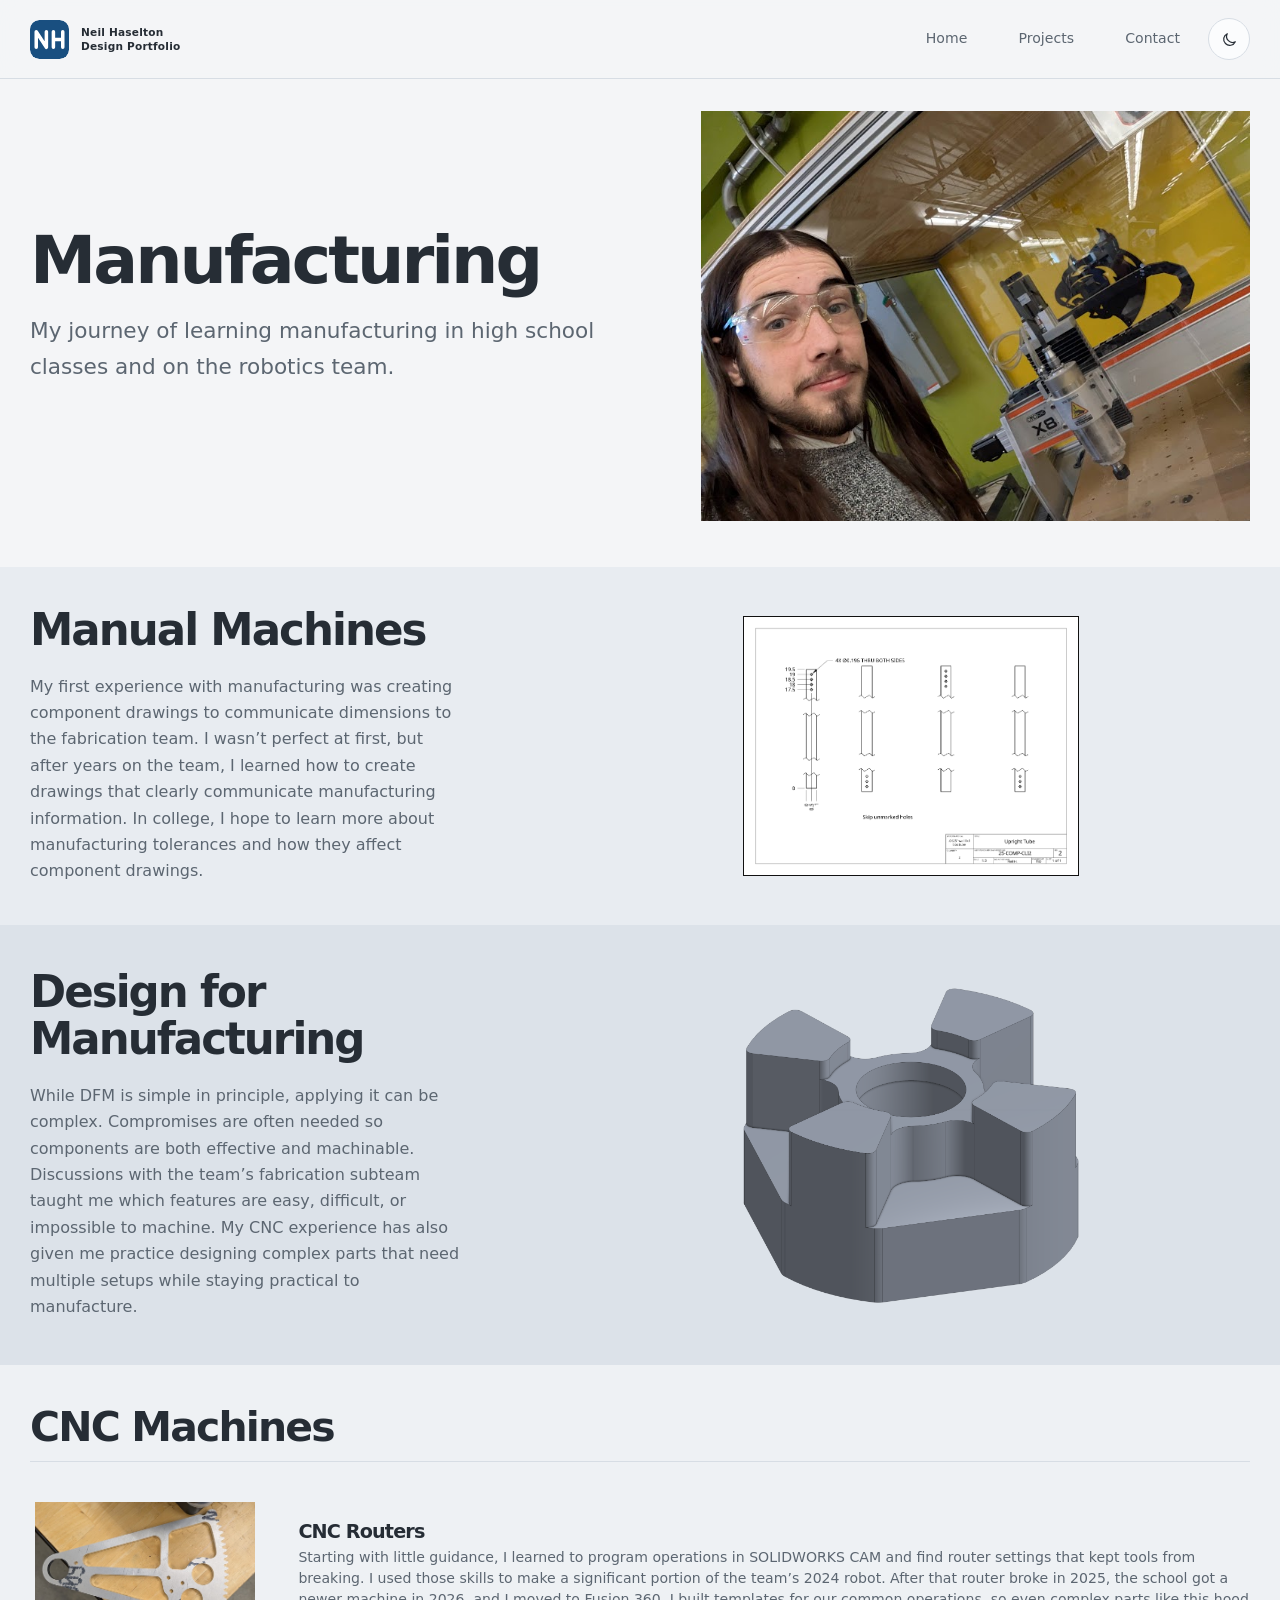
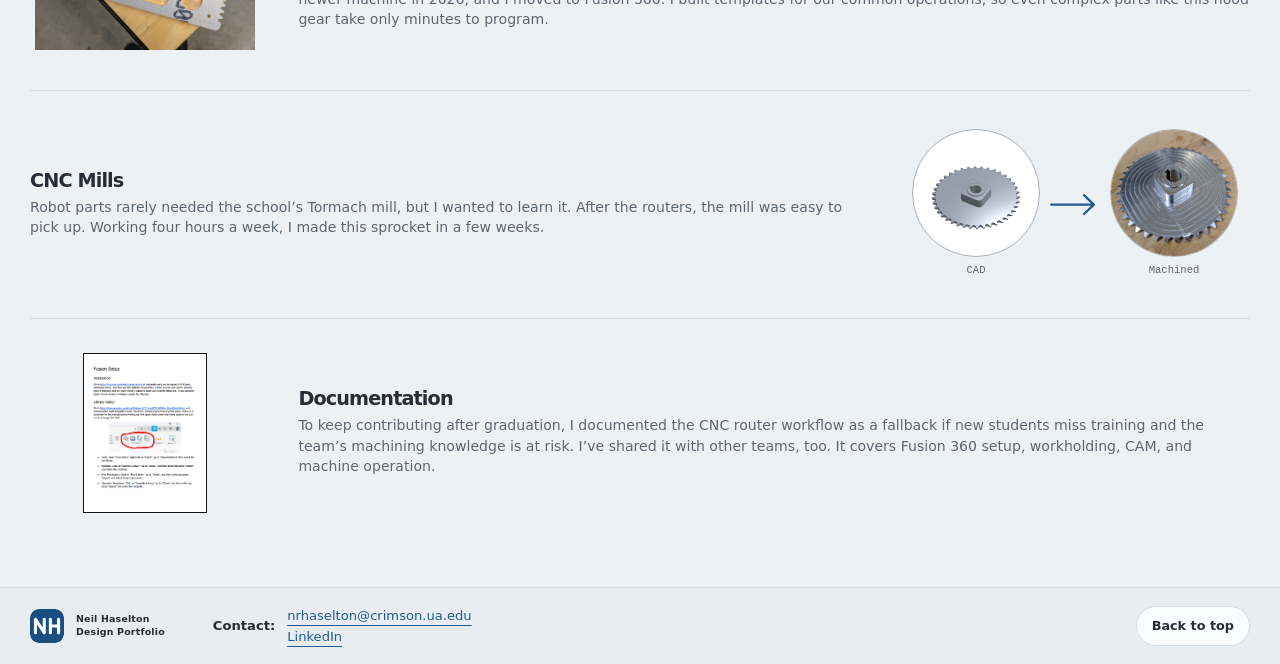
<file: projects/manufacturing/index.html>
<!doctype html>
<html lang="en" data-theme="light">
  <head>
    <meta charset="utf-8">
<meta name="viewport" content="width=device-width, initial-scale=1">
<title>Manufacturing · Neil Haselton Design Portfolio</title>
<meta name="description" content="My journey of learning manufacturing in high school classes and on the robotics team.">
<meta name="color-scheme" content="light dark">
<script>
  (function () {
    var theme = null;
    try { theme = localStorage.getItem('portfolio-theme'); } catch (error) { /* Storage can be unavailable in private contexts. */ }
    if (theme !== 'light' && theme !== 'dark') {
      theme = window.matchMedia && window.matchMedia('(prefers-color-scheme: dark)').matches ? 'dark' : 'light';
    }
    document.documentElement.setAttribute('data-theme', theme);
  }());
</script>
<link rel="stylesheet" href="/assets/css/main.css">
<link rel="icon" href="/assets/images/favicon.svg" type="image/svg+xml">

  </head>
  <body id="top">
    <a class="skip-link" href="#main-content">Skip to content</a>
    <header class="site-header">
  <div class="site-header__inner section-wrap">
    
    <a class="brand" href="/" aria-label="Neil Haselton Design Portfolio home">
      <span class="brand__mark" aria-hidden="true">
        <img class="brand__mark-image brand__mark-image--light" src="/assets/images/brand-mark-light.svg" alt="">
        <img class="brand__mark-image brand__mark-image--dark" src="/assets/images/brand-mark-dark.svg" alt="">
      </span>
      <span class="brand__label">Neil Haselton<br>Design Portfolio</span>
    </a>
    <nav class="site-nav" aria-label="Main navigation">
      <a href="/">Home</a>
      <a href="/#projects">Projects</a>
      <a href="/#contact">Contact</a>
    </nav>
    <button class="theme-toggle" type="button" data-theme-toggle aria-label="Switch to dark theme">
      <svg class="theme-toggle__moon" viewBox="0 0 24 24" aria-hidden="true"><path d="M20.2 15.2A8.5 8.5 0 0 1 8.8 3.8 8.6 8.6 0 1 0 20.2 15.2Z"/></svg>
      <svg class="theme-toggle__sun" viewBox="0 0 24 24" aria-hidden="true"><circle cx="12" cy="12" r="4"/><path d="M12 2v2m0 16v2M4.93 4.93l1.42 1.42m11.3 11.3 1.42 1.42M2 12h2m16 0h2M4.93 19.07l1.42-1.42m11.3-11.3 1.42-1.42"/></svg>
    </button>
  </div>
</header>

    <main id="main-content">
      
<article class="project-page project-page--manufacturing">
  <header class="project-hero section-wrap">
    <div class="project-hero__grid">
      <div class="project-hero__copy">
        <div class="project-hero__heading">
          <div>
            <h1>Manufacturing</h1>
            <p class="project-hero__summary">My journey of learning manufacturing in high school classes and on the robotics team.</p>
          </div>
        </div>
        <div class="project-intro prose">
</div>
      </div>
      <figure class="project-overview">
        <img src="/assets/images/projects/manufacturing/overview.jpg" alt="Neil standing beside the school&#39;s Omio CNC router." width="1200" height="760" style="object-position: center 44%; transform: translate(0px, 0px) scale(1); transform-origin: center;">
        
      </figure>
    </div>
  </header>

  <div class="project-sections">
    
      
      

<section class="content-section">
  <div class="section-wrap text-image">
    <div class="text-image__copy">
      
      <h2>Manual Machines</h2>
      
      <div class="prose"><p>My first experience with manufacturing was creating component drawings to communicate dimensions to the fabrication team. I wasn’t perfect at first, but after years on the team, I learned how to create drawings that clearly communicate manufacturing information. In college, I hope to learn more about manufacturing tolerances and how they affect component drawings.</p>
</div>
    </div>
    <figure class="image-frame text-image__figure">
      <div class="text-image__crop text-image__crop--contain text-image__crop--compact" style="--crop-zoom: 1; --crop-position: center center;">
        <img src="/assets/images/projects/manufacturing/part-drawing.png" alt="Dimensioned engineering drawing of an upright box tube component." loading="lazy" width="1200" height="760">
      </div>
      
    </figure>
  </div>
</section>

        
      
    
      
      

<section class="content-section content-section--dfm">
  <div class="section-wrap text-image">
    <div class="text-image__copy">
      
      <h2>Design for Manufacturing</h2>
      
      <div class="prose"><p>While DFM is simple in principle, applying it can be complex. Compromises are often needed so components are both effective and machinable. Discussions with the team’s fabrication subteam taught me which features are easy, difficult, or impossible to machine. My CNC experience has also given me practice designing complex parts that need multiple setups while staying practical to manufacture.</p>
</div>
    </div>
    <figure class="image-frame text-image__figure">
      <div class="text-image__crop" style="--crop-zoom: 1; --crop-position: center center;">
        <img src="/assets/images/projects/manufacturing/dog-ring.png" alt="CAD model of a dog ring component designed for machining." loading="lazy" width="1200" height="760">
      </div>
      
    </figure>
  </div>
</section>

        
      
    
      
        
        
        
        <div class="section-dwell" style="--dwell-snap-distance: 90px;">
      
      
<section class="content-section content-section--cnc-machines">
  <div class="section-wrap cnc-machines">
    <h2 class="cnc-machines__heading">CNC Machines</h2>
    <div class="cnc-machines__list">
      
        
        <article class="cnc-machine">
          <div class="cnc-machine__copy">
            <h3>CNC Routers</h3>
            <div class="prose"><p>Starting with little guidance, I learned to program operations in SOLIDWORKS CAM and find router settings that kept tools from breaking. I used those skills to make a significant portion of the team’s 2024 robot. After that router broke in 2025, the school got a newer machine in 2026, and I moved to Fusion 360. I built templates for our common operations, so even complex parts like this hood gear take only minutes to program.</p>
</div>
          </div>
          <div class="cnc-machine__visual" role="group" aria-label="CNC Routers">
            
              <div class="cnc-machine__image-frame" style="--crop-zoom: 1.3; --crop-position: 40% 39%;">
                <img class="cnc-machine__image" src="/assets/images/projects/manufacturing/hood-gear.jpg" alt="CNC-routed aluminum hood gear plate for a robotics mechanism." loading="lazy" width="607" height="786">
              </div>
            
          </div>
        </article>
      
        
        <article class="cnc-machine cnc-machine--image-right cnc-machine--pair">
          <div class="cnc-machine__copy">
            <h3>CNC Mills</h3>
            <div class="prose"><p>Robot parts rarely needed the school’s Tormach mill, but I wanted to learn it. After the routers, the mill was easy to pick up. Working four hours a week, I made this sprocket in a few weeks.</p>
</div>
          </div>
          <div class="cnc-machine__visual cnc-machine__visual--pair" role="group" aria-label="Sprocket CAD model and machined part">
            
              
              
              <figure class="cnc-machine__sprocket">
                <div class="cnc-machine__circle cnc-machine__circle--cad"><img src="/assets/images/projects/manufacturing/sprocket-cad.png" alt="CAD model of a sprocket with a raised keyed hub." loading="lazy" width="600" height="600"></div>
                <figcaption>CAD</figcaption>
              </figure>
              <svg class="cnc-machine__arrow" viewBox="0 0 120 56" role="img" aria-label="Arrow from CAD design to machined sprocket" focusable="false">
                <path d="M7 28h95M80 7l22 21-22 21" fill="none" stroke="currentColor" stroke-linecap="round" stroke-linejoin="round" stroke-width="5"></path>
              </svg>
              <figure class="cnc-machine__sprocket">
                <div class="cnc-machine__circle" style="--crop-zoom: 1.15; --crop-position: 49% 0%; --crop-offset-y: -7%;"><img src="/assets/images/projects/manufacturing/sprocket-real.jpg" alt="Finished aluminum sprocket machined on the Tormach CNC mill." loading="lazy" width="600" height="600"></div>
                <figcaption>Machined</figcaption>
              </figure>
            
          </div>
        </article>
      
        
        <article class="cnc-machine">
          <div class="cnc-machine__copy">
            <h3>Documentation</h3>
            <div class="prose"><p>To keep contributing after graduation, I documented the CNC router workflow as a fallback if new students miss training and the team’s machining knowledge is at risk. I’ve shared it with other teams, too. It covers Fusion 360 setup, workholding, CAM, and machine operation.</p>
</div>
          </div>
          <div class="cnc-machine__visual" role="group" aria-label="Documentation">
            
              <div class="cnc-machine__image-frame cnc-machine__image-frame--contain" style="--crop-zoom: 1.1; --crop-position: center center;">
                <img class="cnc-machine__image" src="/assets/images/projects/manufacturing/manual.png" alt="Screenshot of the CNC router manual&#39;s Fusion setup instructions." loading="lazy" width="607" height="786">
              </div>
            
          </div>
        </article>
      
    </div>
  </div>
</section>

        
      <div class="section-dwell__pause" aria-hidden="true"></div></div>
    
  </div>

</article>

    </main>
    <footer class="site-footer">
  <div class="section-wrap site-footer__inner">
    
    <a class="brand brand--footer" href="/">
      <span class="brand__mark" aria-hidden="true">
        <img class="brand__mark-image brand__mark-image--light" src="/assets/images/brand-mark-light.svg" alt="">
        <img class="brand__mark-image brand__mark-image--dark" src="/assets/images/brand-mark-dark.svg" alt="">
      </span>
      <span class="brand__label">Neil Haselton<br>Design Portfolio</span>
    </a>
    <div class="site-footer__contact" id="contact">
      <span class="site-footer__contact-label">Contact:</span>
      <div class="site-footer__contact-links">
        <a class="text-link" href="mailto:nrhaselton@crimson.ua.edu" draggable="false">nrhaselton@crimson.ua.edu</a>
        <a class="text-link" href="https://www.linkedin.com/in/neil-haselton-a4a009427/" draggable="false">LinkedIn</a>
      </div>
    </div>
    <a class="back-to-top" href="#top">Back to top</a>
  </div>
</footer>

    <script src="/assets/js/site.js" defer></script>
  </body>
</html>
</file>
<file: assets/css/main.css>
:root {
  color-scheme: light;
  --page: #f4f5f7;
  --surface: #fbfcfd;
  --surface-raised: #ffffff;
  --surface-muted: #e8edf2;
  --text: #262d35;
  --text-muted: #5c6671;
  --line: #d7dde4;
  --line-strong: #b7c0ca;
  --primary: #3178C6;
  --accent: var(--primary);
  --accent-strong: #225a95;
  --accent-soft: #dceafb;
  --focus: #3178C6;
  --button-bg: #194f80;
  --button-text: #ffffff;
  --button-hover: #153d63;
  --selection-bg: #225a95;
  --selection-text: #ffffff;
  --shadow: 0 18px 44px rgb(38 45 53 / 9%);
  --section-cool: #eef1f4;
  --section-alt: #dce2e9;
  --hero-surface: #e9edf2;
  --projects-surface: #e3e8ee;
  --font-body: 'Segoe UI', system-ui, sans-serif;
  --font-display: 'Segoe UI', system-ui, sans-serif;
  --font-mono: 'Cascadia Code', Consolas, monospace;
  --content-width: 1220px;
  --site-header-height: 78px;
  --anchor-clearance: 0px;
}

html[data-theme='dark'] {
  color-scheme: dark;
  --page: #272a2e;
  --surface: #30343a;
  --surface-raised: #383d44;
  --surface-muted: #41474f;
  --text: #f1f4f7;
  --text-muted: #c5cbd2;
  --line: #515963;
  --line-strong: #6c7682;
  --primary: #3178C6;
  --accent: #7db2ea;
  --accent-strong: #a4cdf5;
  --accent-soft: #304d6b;
  --focus: #9ac7f2;
  --button-bg: #9ac7f2;
  --button-text: #17212c;
  --button-hover: #b3d7f7;
  --selection-bg: #7db2ea;
  --selection-text: #17212c;
  --shadow: 0 18px 44px rgb(0 0 0 / 21%);
  --section-cool: #30343a;
  --section-alt: #383d44;
  --hero-surface: #272a2e;
  --projects-surface: #30343a;
}

*,
*::before,
*::after { box-sizing: border-box; }

html { scroll-behavior: smooth; scroll-padding-top: calc(var(--site-header-height) + 1px + var(--anchor-clearance)); }
body { margin: 0; background: var(--page); color: var(--text); font-family: var(--font-body); font-size: 16px; line-height: 1.65; transition: background-color 340ms ease, color 340ms ease; }
html.theme-transitioning *, html.theme-transitioning *::before, html.theme-transitioning *::after, html.theme-transitioning ::selection { transition-property: color, background-color, border-color, outline-color, box-shadow, fill, stroke, text-decoration-color, opacity !important; transition-duration: 340ms !important; transition-timing-function: ease !important; transition-delay: 0ms !important; }
img { display: block; max-width: 100%; }
button, input { font: inherit; }
a { color: inherit; }
::selection { background: var(--selection-bg); color: var(--selection-text); }

.section-wrap { width: min(calc(100% - clamp(32px, 5.2vw, 56px)), var(--content-width)); margin-inline: auto; }
.skip-link { position: fixed; z-index: 100; top: 12px; left: 12px; padding: 10px 14px; transform: translateY(-160%); background: var(--text); color: var(--page); border-radius: 5px; }
.skip-link:focus { transform: translateY(0); }
:focus-visible { outline: 3px solid var(--focus); outline-offset: 4px; }
.eyebrow { margin: 0 0 12px; color: var(--accent-strong); font-family: var(--font-mono); font-size: .72rem; font-weight: 500; letter-spacing: .12em; line-height: 1.4; text-transform: uppercase; }
h1, h2, h3, p, figure { margin-top: 0; }
h1, h2, h3 { font-family: var(--font-display); letter-spacing: -.045em; line-height: 1.08; }
h1 { font-size: clamp(3.4rem, 8vw, 7.3rem); font-weight: 600; }
h2 { font-size: clamp(2rem, 4.2vw, 3.6rem); font-weight: 600; }
h3 { font-size: 1.35rem; }

.site-header { position: sticky; z-index: 30; top: 0; border-bottom: 1px solid var(--line); background: color-mix(in srgb, var(--page) 92%, transparent); backdrop-filter: blur(14px); transition: background-color 340ms ease, border-color 340ms ease; }
.site-header__inner { display: flex; min-height: var(--site-header-height); align-items: center; justify-content: space-between; gap: 28px; }
.brand { display: inline-flex; align-items: center; gap: 12px; color: var(--text); text-decoration: none; }
.brand__mark { position: relative; display: block; width: 39px; height: 39px; flex: 0 0 auto; overflow: hidden; border-radius: 9px; }
.brand__mark-image { position: absolute; inset: 0; display: block; width: 100%; height: 100%; transition: opacity 340ms ease; }
.brand__mark-image--light { opacity: 1; }
.brand__mark-image--dark { opacity: 0; }
html[data-theme='dark'] .brand__mark-image--light { opacity: 0; }
html[data-theme='dark'] .brand__mark-image--dark { opacity: 1; }
.brand__label { font-size: .66rem; font-weight: 700; letter-spacing: .02em; line-height: 1.35; }
.site-nav { display: flex; align-items: center; gap: clamp(20px, 4vw, 52px); margin-left: auto; }
.site-nav a { color: var(--text-muted); font-size: .88rem; text-decoration: none; transition: color 340ms ease; }
.site-nav a:hover, .site-nav a:focus-visible { color: var(--accent-strong); }
.theme-toggle { position: relative; display: inline-flex; width: 42px; height: 42px; align-items: center; justify-content: center; padding: 8px; border: 1px solid var(--line); border-radius: 50%; background: var(--surface); color: var(--text); cursor: pointer; transition: border-color 340ms ease, background-color 340ms ease, color 340ms ease; }
.theme-toggle:hover { border-color: var(--accent); background: var(--surface-raised); }
.theme-toggle svg { position: absolute; width: 17px; height: 17px; fill: none; stroke: currentColor; stroke-linecap: round; stroke-linejoin: round; stroke-width: 1.7; transition: opacity 340ms ease; }
.theme-toggle__moon { opacity: 1; }
.theme-toggle__sun { opacity: 0; }
html[data-theme='dark'] .theme-toggle__moon { opacity: 0; }
html[data-theme='dark'] .theme-toggle__sun { opacity: 1; }

.home-intro { display: flex; min-height: calc(100vh - 78px); min-height: calc(100svh - 78px); align-items: center; background: var(--hero-surface); transition: background-color 340ms ease; }
.hero { display: grid; align-items: center; grid-template-columns: minmax(0, 1.1fr) minmax(280px, .9fr); gap: clamp(40px, 8vw, 120px); margin-inline: auto; padding-block: clamp(48px, 8vw, 96px); }
.hero__copy { max-width: 820px; }
.hero h1 { margin: 0 0 20px; }
.hero__lead { max-width: 650px; margin-bottom: 26px; color: var(--text-muted); font-size: clamp(1.05rem, 1.7vw, 1.28rem); line-height: 1.75; }
.text-link { display: inline-flex; align-items: center; gap: 10px; color: var(--accent-strong); font-size: .9rem; font-weight: 700; text-decoration-thickness: 1px; text-underline-offset: 5px; }
.button-link { display: inline-flex; min-height: 48px; align-items: center; justify-content: center; gap: 12px; padding: 11px 19px; border: 1px solid var(--button-bg); border-radius: 999px; background: var(--button-bg); color: var(--button-text); font-size: .9rem; font-weight: 700; text-decoration: none; transition: background-color 180ms ease, border-color 180ms ease, transform 180ms ease; }
.button-link:hover { transform: translateY(-2px); border-color: var(--button-hover); background: var(--button-hover); }
.text-link span { transition: transform 150ms ease; }
.text-link:hover span { transform: translate(3px, -2px); }
/* Homepage portrait crop controls: change zoom or pan without changing the square frame. */
.hero__portrait { --portrait-zoom: 1.1; --portrait-offset-x: 6%; --portrait-offset-y: 0%; width: min(100%, 455px); aspect-ratio: 1 / 1; justify-self: end; margin: 0; overflow: hidden; }
.hero__portrait img { width: 100%; height: 100%; object-fit: cover; transform: translate(var(--portrait-offset-x), var(--portrait-offset-y)) scale(var(--portrait-zoom)); transform-origin: center; }
.hero__portrait figcaption { margin-top: 10px; color: var(--text-muted); font-size: .76rem; }

.projects-section { padding-block: 42px 126px; background: var(--projects-surface); transition: background-color 340ms ease; }
.section-heading { display: flex; align-items: end; justify-content: space-between; gap: 32px; margin-bottom: 34px; }
.section-heading h2 { margin-bottom: 0; }
.section-heading__aside { max-width: 355px; margin-bottom: 5px; color: var(--text-muted); font-size: .95rem; }
.project-grid { display: grid; grid-template-columns: repeat(2, minmax(0, 1fr)); gap: 28px; }
.project-card { min-width: 0; }
.project-card__link { display: block; height: 100%; overflow: hidden; border: 1px solid var(--line); background: var(--surface); color: inherit; text-decoration: none; transition: background-color 340ms ease, border-color 340ms ease, box-shadow 180ms ease, transform 180ms ease; }
.project-card__link:hover { transform: translateY(-4px); border-color: var(--line-strong); box-shadow: var(--shadow); }
.project-card__image-wrap { position: relative; overflow: hidden; aspect-ratio: 1.58; background: var(--surface-muted); }
.project-card__image-stage { position: absolute; inset: 0; transform-origin: center center; transition: transform 300ms ease; }
.project-card__image-stage--robot { --card-hover-zoom: 1.0222222; }
.project-card__link:hover .project-card__image-stage { transform: scale(var(--card-hover-zoom, 1.025)); }
.project-card__image { width: 100%; height: 100%; object-fit: cover; transform: translate(var(--home-card-offset-x, 0px), var(--home-card-offset-y, 0px)) scale(var(--home-card-zoom, 1)); transition: transform 300ms ease; }
.project-card__image--robot { object-position: center 61%; --home-card-zoom: 1.8; }
.project-card__body { position: relative; min-height: 0; padding: 23px 28px 28px; }
.project-card__meta { display: flex; justify-content: space-between; gap: 16px; margin-bottom: 10px; color: var(--accent-strong); font-family: var(--font-mono); font-size: .67rem; letter-spacing: .07em; text-transform: uppercase; }
.project-card h3 { margin-bottom: 8px; font-size: clamp(1.35rem, 2vw, 1.65rem); }
.project-card p { max-width: 520px; margin: 0; color: var(--text-muted); font-size: .92rem; }

.placeholder-note { color: var(--text-muted); font-size: .75rem; }

.project-hero { padding-top: 32px; padding-bottom: 22px; }
.project-hero__grid { display: grid; align-items: center; grid-template-columns: minmax(0, 1.05fr) minmax(0, .95fr); gap: clamp(32px, 5vw, 72px); }
.project-hero__heading { display: flex; align-items: end; justify-content: space-between; gap: 20px; }
.project-hero__heading h1 { max-width: 700px; margin: 0 0 16px; font-size: clamp(2.8rem, 5.2vw, 5.2rem); }
.project-hero__summary { max-width: 780px; margin: 0; color: var(--text-muted); font-size: clamp(1.08rem, 1.8vw, 1.35rem); }
.project-overview { min-width: 0; margin: 0; overflow: hidden; }
.project-overview img { width: 100%; height: clamp(270px, 32vw, 420px); background: transparent; object-fit: cover; object-position: center 61%; transform: scale(1.8); }
.project-overview figcaption, .image-frame figcaption { padding-top: 10px; color: var(--text-muted); font-size: .79rem; }
.project-intro { max-width: 720px; padding-top: 22px; color: var(--text-muted); font-size: 1rem; }
.project-sections { padding-top: 24px; }
.project-sections > .content-section, .project-sections > .section-dwell > .content-section { padding-block: 66px; background: var(--section-cool); --section-current-bg: var(--section-cool); --section-current-text: var(--text); --section-current-muted: var(--text-muted); --section-current-accent: var(--accent-strong); --section-current-line: var(--line); transition: background-color 340ms ease; }
.project-sections > .content-section:nth-child(even), .project-sections > .section-dwell--alt > .content-section { background: var(--section-alt); --section-current-bg: var(--section-alt); --section-current-text: var(--text); --section-current-muted: var(--text-muted); --section-current-accent: var(--accent-strong); --section-current-line: var(--line); }
.section-dwell { position: relative; }
.section-dwell > .content-section { position: static; }
.section-dwell__pause { height: 0; pointer-events: none; }
.project-sections > .content-section--subsystem, .project-sections > .section-dwell > .content-section--subsystem { display: flex; min-height: calc(100svh - 78px); flex-direction: column; justify-content: center; padding-block: clamp(24px, 4vh, 40px); }
.project-sections > .content-section--comparison, .project-sections > .section-dwell > .content-section--comparison { display: flex; min-height: calc(100svh - 78px); align-items: center; }
.subsystem-section__inner { display: flex; flex: 1; flex-direction: column; justify-content: center; min-height: 0; }
.content-section { padding-block: 64px; }
.content-section h2, .content-section h3 { color: var(--section-current-text, var(--text)); }
.content-section .eyebrow { color: var(--section-current-accent, var(--accent)); }
.content-section .prose { color: var(--section-current-muted, var(--text-muted)); }
.content-section .prose strong { color: var(--section-current-text, var(--text)); }
.content-section .prose a { color: var(--section-current-accent, var(--accent-strong)); }
.content-section--algae-planning { position: relative; display: flex; min-height: calc(100svh - 78px); align-items: center; overflow: hidden; isolation: isolate; }
.algae-planning__layout { position: relative; z-index: 1; display: grid; align-items: center; grid-template-columns: minmax(0, .96fr) minmax(320px, 1.04fr); gap: clamp(38px, 6.5vw, 88px); }
.algae-planning__copy { max-width: 560px; }
.algae-planning__copy h2 { margin-bottom: 20px; }
.algae-planning__visual { display: grid; justify-items: center; gap: 24px; }
.algae-planning__controls { display: flex; flex-wrap: wrap; justify-content: center; gap: 12px; }
.algae-planning__button { display: inline-flex; min-height: 40px; align-items: center; justify-content: center; padding: 8px 15px; border: 1px solid var(--line); border-radius: 999px; background: var(--surface); color: var(--text); font-size: .8rem; font-weight: 600; cursor: pointer; transition: border-color 180ms ease, background-color 180ms ease, color 180ms ease; }
.algae-planning__button:hover, .algae-planning__button.is-active { border-color: var(--accent); background: var(--surface-raised); color: var(--accent-strong); }
.algae-planning__stage { position: relative; display: grid; width: min(100%, clamp(320px, 39vw, 500px)); aspect-ratio: 1; justify-self: center; overflow: hidden; place-items: center; margin: 0; border: 1px solid color-mix(in srgb, var(--line-strong) 70%, transparent); border-radius: 50%; background: color-mix(in srgb, var(--surface-muted) 88%, transparent); box-shadow: inset 0 0 55px color-mix(in srgb, var(--surface-raised) 56%, transparent), 0 26px 70px rgb(25 35 48 / 10%); backdrop-filter: blur(8px); }
.algae-planning__robot-layer, .algae-planning__mechanism { position: absolute; top: -120.286%; left: -210.143%; width: 470.857%; height: 363.857%; max-width: none; object-fit: fill; pointer-events: none; }
.algae-planning__robot-layer { z-index: 1; }
.algae-planning__mechanism { z-index: 2; opacity: 0; transition: opacity 360ms ease; }
.algae-planning__mechanism.is-active { opacity: 1; }
.content-section--narrow { max-width: 920px; }
.content-section h2, .section-title { margin-bottom: 22px; font-size: clamp(1.9rem, 3.4vw, 2.8rem); }
.section-title { margin-inline: auto; }
.prose { color: var(--text-muted); }
.prose > :last-child { margin-bottom: 0; }
.prose p { margin-bottom: 1em; }
.prose strong { color: var(--text); font-weight: 700; }
.prose a { color: var(--accent-strong); }
.text-image { display: grid; align-items: center; grid-template-columns: minmax(0, .8fr) minmax(0, 1.2fr); gap: clamp(36px, 7vw, 94px); }
.text-image--image-left .text-image__figure { order: -1; }
.text-image__copy { max-width: 430px; }
.text-image__copy h2 { margin-bottom: 20px; }
.text-image__copy h3 { margin: -9px 0 18px; font-size: clamp(1.35rem, 2.5vw, 1.8rem); }
.image-frame { min-width: 0; margin: 0; }
.image-frame img { width: 100%; background: transparent; }
.text-image__crop { position: relative; width: 100%; overflow: hidden; aspect-ratio: 1.45; }
.text-image__crop img { position: absolute; inset: 0; width: 100%; height: 100%; aspect-ratio: auto; object-fit: cover; object-position: var(--crop-position, center center); transform: scale(var(--crop-zoom, 1)); transform-origin: center center; }
.text-image__crop--contain { display: grid; height: auto; place-items: center; aspect-ratio: auto; }
.text-image__crop--contain img { position: static; inset: auto; width: 100%; height: auto; max-height: 700px; object-fit: contain; }
.text-image__crop--compact { display: grid; height: auto; place-items: center; aspect-ratio: auto; }
.text-image__crop--compact img { position: static; inset: auto; width: auto; height: auto; max-width: 100%; max-height: 260px; border: 1px solid transparent; object-fit: contain; transition: border-color 340ms ease; }
.iteration-layout { display: grid; align-items: stretch; grid-template-columns: minmax(170px, .88fr) minmax(0, 1.25fr) minmax(170px, .88fr); column-gap: clamp(24px, 3.5vw, 48px); row-gap: 20px; }
.iteration-layout__heading, .iteration-layout__subtitle { grid-column: 1 / -1; text-align: center; }
.iteration-layout__heading { margin: 0; }
.iteration-layout__subtitle { max-width: 100%; justify-self: center; margin: -8px 0 8px; color: var(--section-current-muted, var(--text-muted)); font-size: clamp(1.05rem, 1.7vw, 1.28rem); line-height: 1.55; text-align: center; text-wrap: balance; }
.iteration-layout__copy { align-self: center; }
.iteration-layout__copy > :last-child { margin-bottom: 0; }
.iteration-image { position: relative; min-width: 0; margin: 0; overflow: hidden; border: 1px solid var(--section-current-line, var(--line)); border-radius: 4px; background: var(--surface-muted); }
.iteration-image img { position: absolute; inset: 0; width: 100%; height: 100%; object-fit: cover; object-position: 40% center; }
.iteration-image__label { position: absolute; z-index: 1; top: 12px; left: 12px; padding: 5px 12px; border: 1px solid rgb(255 255 255 / 18%); border-radius: 999px; background: rgb(28 32 36 / 76%); color: #ffffff; font-size: .74rem; font-weight: 700; line-height: 1.4; backdrop-filter: blur(8px); }
html:not([data-theme='dark']) .iteration-image__label { border-color: rgb(255 255 255 / 70%); background: rgb(248 250 252 / 82%); color: #26313d; }
.image-frame--wide img { height: clamp(250px, 38vw, 470px); object-fit: contain; }
.image-gallery { display: grid; grid-template-columns: repeat(3, minmax(0, 1fr)); gap: 20px; }
.image-gallery--two { grid-template-columns: repeat(2, minmax(0, 1fr)); }
.image-gallery--stack { grid-template-columns: minmax(0, 1fr); }
.image-gallery--stack .image-frame { max-width: 980px; margin-inline: auto; }
.image-gallery img { aspect-ratio: 1.4; object-fit: cover; }
.image-gallery--stack img { aspect-ratio: auto; object-fit: contain; }
.section-heading--compact { margin-bottom: 26px; }
.content-section--subsystem .section-heading--compact { display: block; flex: none; margin-bottom: 18px; text-align: center; }
.section-heading--compact h2 { margin-bottom: 0; }
.section-heading--compact .section-heading__aside { margin-bottom: 2px; }
.component-list { border-top: 1px solid var(--section-current-line, var(--line)); }
.component-item { display: grid; grid-template-columns: 72px minmax(0, 1fr); gap: 18px; padding: 24px 0; border-bottom: 1px solid var(--section-current-line, var(--line)); }
.component-item__number { padding-top: 2px; color: var(--section-current-accent, var(--accent-strong)); font-family: var(--font-mono); font-size: .78rem; }
.component-item h3 { margin-bottom: 8px; font-size: 1.2rem; }

.subsystem-explorer { display: grid; flex: 1; min-height: 0; align-items: center; gap: clamp(24px, 4vw, 54px); }
.subsystem-explorer--single { grid-template-columns: minmax(220px, .8fr) minmax(0, 1.6fr); }
.subsystem-explorer--arcs { grid-template-columns: minmax(180px, .68fr) minmax(0, 1.6fr) minmax(180px, .68fr); gap: clamp(24px, 3.4vw, 48px); }
.subsystem-explorer__visual { display: grid; min-width: 0; place-items: center; grid-column: 2; grid-row: 1; }
.cad-stage { position: relative; width: min(100%, calc(min(var(--cad-stage-height, 58vh), 700px) * var(--cad-stage-width-ratio, 1.579))); max-height: min(var(--cad-stage-height, 58vh), 700px); overflow: hidden; aspect-ratio: var(--cad-stage-aspect, 1200 / 760); background: transparent; isolation: isolate; }
.cad-stage__layer { position: absolute; inset: 0; width: 100%; height: 100%; object-fit: contain; opacity: 0; pointer-events: none; transition: opacity 1100ms cubic-bezier(.2,.7,.2,1); }
.cad-stage__layer.is-active { opacity: 1; }
.cad-stage__normal { z-index: 1; }
.cad-stage__ghost { z-index: 2; }
.cad-stage__ghost.is-active { opacity: var(--ghost-opacity, 1); }
.cad-stage__highlight { z-index: 3; pointer-events: none; }
.cad-stage__placeholder { position: absolute; z-index: 5; inset: 0; display: grid; place-content: center; background: var(--surface-muted); color: var(--text-muted); font-family: var(--font-mono); font-size: .9rem; text-align: center; }
.cad-stage__placeholder[hidden] { display: none; }
.subsystem-explorer__list { min-width: 0; }
.subsystem-explorer__list--single { display: flex; min-width: 0; grid-column: 1; grid-row: 1; flex-direction: column; justify-content: space-around; gap: clamp(22px, 3vh, 36px); }
.subsystem-explorer__list--left, .subsystem-explorer__list--right { position: relative; display: flex; min-height: 100%; flex-direction: column; justify-content: space-around; gap: clamp(22px, 3vh, 36px); }
.subsystem-explorer__list--left { padding-right: 20px; }
.subsystem-explorer__list--right { padding-left: 20px; }
.subsystem-explorer__list--left::after, .subsystem-explorer__list--right::before { position: absolute; top: 7%; bottom: 7%; width: 18px; border-color: var(--section-current-line, var(--line)); border-style: solid; content: ''; pointer-events: none; }
.subsystem-explorer__list--left::after { right: 0; border-width: 0 1px 0 0; border-radius: 0 55% 55% 0; }
.subsystem-explorer__list--right::before { left: 0; border-width: 0 0 0 1px; border-radius: 55% 0 0 55%; }
.subsystem-choice { position: relative; z-index: 1; display: flex; width: 100%; min-height: 44px; align-items: flex-start; justify-content: space-between; gap: 12px; padding: 10px 2px; border: 0; background: transparent; color: var(--section-current-text, var(--text)); cursor: pointer; text-align: left; touch-action: manipulation; transition: color 600ms ease, transform 600ms ease; }
.subsystem-explorer__divider { position: absolute; top: 50%; height: 1px; background: var(--section-current-line, var(--line)); pointer-events: none; }
.subsystem-explorer__list--left .subsystem-explorer__divider { right: 20px; left: 0; }
.subsystem-explorer__list--right .subsystem-explorer__divider { right: 0; left: 20px; }
.subsystem-choice:hover, .subsystem-choice:focus-visible, .subsystem-choice[aria-pressed='true'] { transform: translateX(3px); color: var(--section-current-accent, var(--accent-strong)); }
.subsystem-explorer__list--right .subsystem-choice:hover, .subsystem-explorer__list--right .subsystem-choice:focus-visible, .subsystem-explorer__list--right .subsystem-choice[aria-pressed='true'] { transform: translateX(-3px); }
.subsystem-choice__copy { display: grid; gap: 4px; }
.subsystem-choice__name { font-family: var(--font-display); font-size: 1rem; font-weight: 700; }
.subsystem-choice__description { color: var(--section-current-muted, var(--text-muted)); font-size: .79rem; line-height: 1.5; }

.comparison-feature { display: grid; align-items: center; grid-template-columns: minmax(0, .88fr) minmax(0, 1.12fr); gap: clamp(32px, 5vw, 72px); }
.comparison-feature__copy h2 { margin-bottom: 20px; }
.comparison { min-width: 0; margin: 0; }
.comparison__stage { position: relative; overflow: hidden; aspect-ratio: 1200 / 760; background: transparent; isolation: isolate; touch-action: pan-y; user-select: none; cursor: ew-resize; }
.comparison__image { position: absolute; inset: 0; width: 100%; height: 100%; object-fit: contain; pointer-events: none; user-select: none; }
.comparison__left-clip, .comparison__right-clip { position: absolute; z-index: 1; inset: 0; overflow: hidden; }
.comparison__right-clip { clip-path: inset(0 0 0 50%); }
.comparison__image--left { object-fit: contain; }
.comparison__labels { display: flex; justify-content: space-between; gap: 16px; margin-bottom: 10px; }
.comparison__label { display: inline-flex; align-items: center; min-height: 30px; padding: 5px 12px; border: 1px solid rgb(255 255 255 / 18%); border-radius: 999px; background: rgb(28 32 36 / 76%); color: #ffffff; font-family: inherit; font-size: .74rem; font-weight: 700; line-height: 1.4; text-align: center; backdrop-filter: blur(8px); cursor: pointer; transition: border-color 180ms ease, box-shadow 180ms ease, transform 180ms ease; }
.comparison__label:hover { transform: translateY(-1px); border-color: var(--accent); box-shadow: 0 0 0 2px color-mix(in srgb, var(--accent) 22%, transparent); }
.comparison__label:focus-visible { outline: 3px solid var(--focus); outline-offset: 3px; }
html[data-theme='dark'] .comparison__label { border-color: rgb(255 255 255 / 70%); background: rgb(248 250 252 / 82%); color: #26313d; }
.comparison__divider { position: absolute; z-index: 2; top: 0; bottom: 0; left: var(--split); width: 2px; transform: translateX(-50%); background: var(--accent); pointer-events: none; }
.comparison.is-animating .comparison__left-clip, .comparison.is-animating .comparison__right-clip { transition: clip-path 620ms cubic-bezier(.55,.08,.58,.9); }
.comparison.is-animating .comparison__divider { transition: left 620ms cubic-bezier(.55,.08,.58,.9); }
.comparison__handle { position: absolute; top: 50%; left: 50%; display: grid; width: 46px; height: 46px; place-items: center; transform: translate(-50%, -50%); border: 2px solid var(--section-current-bg, var(--page)); border-radius: 50%; background: var(--accent); box-shadow: 0 2px 12px rgb(0 0 0 / 25%); color: #ffffff; }
.comparison__handle svg { display: block; width: 22px; height: 22px; fill: none; stroke: currentColor; stroke-linecap: round; stroke-linejoin: round; stroke-width: 2; }
.comparison__range { position: absolute; z-index: 4; top: 0; bottom: 0; left: var(--range-start, 0%); width: var(--range-width, 100%); height: 100%; margin: 0; opacity: 0; pointer-events: none; cursor: ew-resize; touch-action: pan-y; }
.comparison__stage:focus-within .comparison__divider { outline: 3px solid var(--focus); outline-offset: 3px; }
.comparison__caption { margin: 12px 0 0; color: var(--section-current-muted, var(--text-muted)); font-size: .8rem; }
.comparison__error { margin: 12px 0 0; padding: 12px 14px; border-left: 3px solid var(--accent); background: var(--surface-muted); color: var(--text-muted); font-size: .82rem; }
.comparison__error[hidden] { display: none; }

.prose, .project-card h3, .project-hero h1, .site-footer__contact-links { overflow-wrap: anywhere; }

.project-page--manufacturing .project-sections > .content-section { padding-block: 40px; }
.project-page--manufacturing .project-sections > .content-section--cnc-machines,
.project-page--manufacturing .project-sections > .section-dwell > .content-section--cnc-machines { height: calc(100svh - 78px); min-height: calc(100svh - 78px); padding: 40px 0; display: flex; align-items: flex-start; }
.project-page--manufacturing .project-sections > .content-section--dfm { min-height: 0; padding-block: 40px; }
.project-page--manufacturing .content-section--dfm .text-image__crop { max-height: 360px; }
.project-page--manufacturing .content-section--dfm .text-image__crop img { object-fit: contain; }
.project-page--manufacturing .text-image__crop--compact img { max-height: 260px; }
html:not([data-theme='dark']) .project-page--manufacturing .project-sections > .content-section:first-child { background: #e8ecf1; --section-current-bg: #e8ecf1; }
.project-sections > .content-section--cnc-machines, .project-sections > .section-dwell > .content-section--cnc-machines { display: flex; min-height: calc(100svh - 78px); align-items: center; }
.content-section .cnc-machines__heading { margin: 0 0 12px; font-size: clamp(1.8rem, 3.2vw, 2.6rem); }
.cnc-machines { display: grid; height: 100%; grid-template-rows: auto minmax(0, 1fr); }
.cnc-machines__list { display: grid; min-height: 0; grid-template-rows: repeat(3, minmax(0, 1fr)); }
.cnc-machine, .cnc-machine--image-right { display: grid; align-items: center; grid-template-columns: 230px minmax(0, 1fr); gap: clamp(18px, 3vw, 42px); padding-block: clamp(8px, 1.25svh, 12px); border-top: 1px solid var(--section-current-line, var(--line)); }
.cnc-machine__copy { grid-column: 2; grid-row: 1; }
.cnc-machine__copy h3 { margin: 0 0 5px; font-size: 1.2rem; }
.cnc-machine__copy .prose { font-size: .88rem; line-height: 1.46; }
.cnc-machine__copy .prose p { margin: 0; }
.cnc-machine__visual { display: flex; min-width: 0; align-items: center; justify-content: center; grid-column: 1; grid-row: 1; }
.cnc-machine__image-frame { width: min(100%, 220px); height: min(148px, 18svh); overflow: hidden; }
.cnc-machine__image-frame--contain { display: grid; width: min(124px, 16svh, 100%); height: auto; aspect-ratio: 607 / 786; place-items: center; border: 1px solid transparent; background: transparent; transition: border-color 340ms ease, background-color 340ms ease; }
.cnc-machine__image { width: 100%; height: 100%; object-fit: cover; object-position: var(--crop-position, center center); transform: scale(var(--crop-zoom, 1)); transform-origin: center center; }
.cnc-machine__image-frame--contain .cnc-machine__image { object-fit: contain; }
.cnc-machine--image-right { grid-template-columns: minmax(0, 1fr) 190px; }
.cnc-machine--image-right .cnc-machine__copy { grid-column: 1; }
.cnc-machine--image-right .cnc-machine__visual { grid-column: 2; }
.cnc-machine__visual--pair { display: grid; justify-content: center; grid-template-columns: minmax(0, clamp(120px, 10vw, 140px)) 54px minmax(0, clamp(120px, 10vw, 140px)); gap: 8px; }
.cnc-machine--pair { grid-template-columns: clamp(310px, 28vw, 350px) minmax(0, 1fr); }
.cnc-machine--image-right.cnc-machine--pair { grid-template-columns: minmax(0, 1fr) clamp(310px, 28vw, 350px); }
.cnc-machine__sprocket { display: grid; justify-items: center; gap: 5px; margin: 0; color: var(--section-current-muted, var(--text-muted)); font-family: var(--font-mono); font-size: .66rem; }
.cnc-machine__circle { display: grid; width: min(100%, clamp(120px, 10vw, 140px), 17svh); aspect-ratio: 1; place-items: center; overflow: hidden; border: 1px solid var(--section-current-line, var(--line)); border-radius: 50%; background: var(--surface-raised); }
.cnc-machine__circle--cad { background: #fff; }
.cnc-machine__circle img { width: 100%; height: 100%; object-fit: cover; }
.cnc-machine__circle:not(.cnc-machine__circle--cad) img { object-position: var(--crop-position, center center); transform: translateY(var(--crop-offset-y, 0%)) scale(var(--crop-zoom, 1)); transform-origin: center center; }
.cnc-machine__circle--cad img { padding: 9%; object-fit: contain; }
.cnc-machine__arrow { display: block; width: 100%; height: auto; color: var(--section-current-accent, var(--accent)); }
html:not([data-theme='dark']) .project-page--manufacturing .text-image__crop--compact img { border-color: #111111; }
html:not([data-theme='dark']) .project-page--manufacturing .cnc-machine__image-frame--contain { border-color: #111111; background: #ffffff; }
html:not([data-theme='dark']) .project-page--manufacturing .cnc-machine__circle { border-color: #a9b1bb; }

.project-sections > .content-section.content-section--iteration-timeline, .project-sections > .section-dwell > .content-section.content-section--iteration-timeline { display: flex; height: calc(100svh - 78px); min-height: 0; align-items: center; padding-block: 0; }
.iteration-timeline { display: grid; width: min(calc(100% - 48px), 1240px); height: 100%; min-height: 0; grid-template-rows: auto auto minmax(0, 1fr) auto; align-content: stretch; justify-items: center; gap: clamp(10px, 1.7svh, 18px); padding-top: clamp(24px, 5svh, 54px); }
.iteration-timeline__heading { margin: 0; text-align: center; }
.iteration-timeline__intro { max-width: min(100%, 760px); margin: 0; color: var(--section-current-muted, var(--text-muted)); font-size: clamp(.82rem, 1.2vw, 1rem); line-height: 1.4; text-align: center; text-wrap: balance; }
.iteration-timeline__main { display: grid; width: 100%; max-width: 1180px; grid-template-columns: minmax(0, 1.1fr) minmax(250px, .9fr); align-items: center; gap: clamp(28px, 4vw, 52px); transform: translateY(-42px); }
.iteration-timeline__stage { position: relative; justify-self: end; width: min(100%, 600px); height: min(60svh, 560px); aspect-ratio: var(--iteration-image-aspect, 3296 / 2547); background: transparent; }
.iteration-timeline__image { position: absolute; inset: 0; width: 100%; height: 100%; object-fit: contain; object-position: center; opacity: 0; transform: translate(13.1%, 3.95%); transition: opacity 320ms ease; pointer-events: none; user-select: none; }
.iteration-timeline__image[data-iteration-image='0'] { transform: translate(10%, -5.33%) scale(1.18); }
.iteration-timeline__image.is-active { opacity: 1; }
.iteration-timeline__captions { display: grid; width: min(100%, 390px); justify-self: start; text-align: left; }
.iteration-timeline__caption { grid-area: 1 / 1; align-self: center; visibility: hidden; opacity: 0; transition: opacity 260ms ease, visibility 260ms ease; }
.iteration-timeline__caption.is-active { visibility: visible; opacity: 1; }
.iteration-timeline__version { display: table; min-height: 30px; align-content: center; margin: 0 auto 0; padding: 5px 12px; border: 1px solid var(--section-current-line, var(--line)); border-radius: 999px; background: var(--surface-raised); color: var(--section-current-text, var(--text)); font-size: .76rem; font-weight: 700; }
html[data-theme='dark'] .iteration-timeline__version { border-color: rgb(255 255 255 / 18%); background: rgb(28 32 36 / 78%); color: #fff; }
.iteration-timeline__caption p { margin: 0; color: var(--section-current-muted, var(--text-muted)); line-height: 1.65; }
.iteration-timeline__control { width: min(48%, 420px); padding-top: 0; transform: translateY(-60px); }
.iteration-timeline__range { display: block; width: 100%; height: 28px; margin: 0; appearance: none; background: transparent; cursor: pointer; touch-action: pan-y; }
.iteration-timeline__range:active { cursor: grabbing; }
.iteration-timeline__range::-webkit-slider-runnable-track { height: 3px; border-radius: 999px; background: var(--section-current-line, var(--line)); transition: background-color 340ms ease; }
.iteration-timeline__range::-moz-range-track { height: 3px; border-radius: 999px; background: var(--section-current-line, var(--line)); transition: background-color 340ms ease; }
.iteration-timeline__range::-webkit-slider-thumb { width: 18px; height: 18px; margin-top: -7.5px; appearance: none; border: 3px solid var(--section-current-bg, var(--page)); border-radius: 50%; background: var(--section-current-accent, var(--accent)); box-shadow: 0 1px 5px rgb(0 0 0 / 25%); cursor: pointer; }
.iteration-timeline__range:active::-webkit-slider-thumb { cursor: grabbing; }
.iteration-timeline__range::-moz-range-thumb { width: 18px; height: 18px; border: 3px solid var(--section-current-bg, var(--page)); border-radius: 50%; background: var(--section-current-accent, var(--accent)); box-shadow: 0 1px 5px rgb(0 0 0 / 25%); cursor: pointer; }
.iteration-timeline__range:active::-moz-range-thumb { cursor: grabbing; }
.iteration-timeline__range:focus-visible { outline: 3px solid var(--focus); outline-offset: 4px; border-radius: 999px; }
.iteration-timeline__labels { position: relative; height: 1em; margin: 5px 9px 0; padding: 0; color: var(--section-current-muted, var(--text-muted)); font-family: var(--font-mono); font-size: .68rem; list-style: none; }
.iteration-timeline__labels li { position: absolute; left: var(--iteration-stop); transform: translateX(-50%); text-align: center; transition: color 200ms ease; }
.iteration-timeline__labels li.is-active { color: var(--section-current-accent, var(--accent-strong)); font-weight: 700; }

.site-footer { border-top: 1px solid var(--line); background: var(--surface-muted); transition: background-color 340ms ease, border-color 340ms ease; }
.site-footer__inner { display: flex; min-height: 76px; align-items: center; gap: 24px; }
.site-footer p { margin: 0; color: var(--text-muted); font-size: .8rem; }
.brand--footer .brand__mark { width: 34px; height: 34px; font-size: .87rem; }
.brand--footer .brand__label { font-size: .59rem; }
.site-footer__contact { display: grid; align-items: center; grid-template-columns: auto auto; column-gap: 12px; margin-left: 24px; color: var(--text-muted); font-size: .82rem; line-height: 1.45; }
.site-footer__contact-label { grid-row: 1; align-self: center; color: var(--text); font-weight: 700; }
.site-footer__contact-links { display: flex; flex-direction: column; align-items: flex-start; gap: 2px; }
.site-footer__contact .text-link { font-size: .82rem; font-weight: 500; line-height: 1.45; user-select: text; -webkit-user-select: text; }
.back-to-top { display: inline-flex; min-height: 40px; align-items: center; padding: 8px 15px; border: 1px solid var(--line); border-radius: 999px; background: var(--surface); color: var(--text); font-size: .8rem; font-weight: 600; text-decoration: none; transition: border-color 180ms ease, background-color 180ms ease, color 180ms ease; }
.back-to-top:hover { border-color: var(--accent); background: var(--surface-raised); color: var(--accent-strong); }
.back-to-top { margin-left: auto; }

@media (max-width: 800px) {
  .hero { grid-template-columns: minmax(0, 1fr) minmax(220px, .75fr); gap: 32px; }
  .hero__portrait { width: min(100%, 416px); }
  .project-grid { gap: 18px; }
  .project-card__body { padding-inline: 20px; }
  .project-sections > .content-section--subsystem, .project-sections > .section-dwell > .content-section--subsystem { min-height: calc(100svh - 78px); }
  .project-sections > .content-section--comparison, .project-sections > .section-dwell > .content-section--comparison { min-height: calc(100svh - 78px); }
  .project-sections > .content-section.content-section--iteration-timeline, .project-sections > .section-dwell > .content-section.content-section--iteration-timeline { height: calc(100svh - 78px); min-height: 0; }
  .subsystem-explorer--single { grid-template-columns: minmax(190px, .8fr) minmax(0, 1.2fr); gap: 22px; }
  .subsystem-explorer--arcs { grid-template-columns: minmax(140px, .75fr) minmax(0, 1.5fr) minmax(140px, .75fr); gap: 16px; }
  .subsystem-explorer--arcs .subsystem-explorer__visual { grid-column: 2; grid-row: 1; }
  .text-image { gap: 35px; }
  .iteration-layout { grid-template-columns: minmax(0, 1fr) minmax(0, 1fr); column-gap: clamp(12px, 3vw, 22px); row-gap: 18px; }
  .iteration-layout__heading, .iteration-layout__subtitle, .iteration-layout__copy { grid-column: 1 / -1; }
  .iteration-image { grid-column: auto; }
  .iteration-layout__heading { grid-row: 1; }
  .iteration-layout__subtitle { grid-row: 2; }
  .iteration-layout__copy { grid-row: 3; }
  .iteration-image:first-of-type { grid-column: 1; grid-row: 4; min-height: 0; aspect-ratio: 1; }
  .iteration-image:last-of-type { grid-column: 2; grid-row: 4; min-height: 0; aspect-ratio: 1; }
}

@media (max-width: 680px) {
  .project-grid { grid-template-columns: minmax(0, 1fr); }
  .image-gallery:not(.image-gallery--two):not(.image-gallery--stack) { grid-template-columns: repeat(2, minmax(0, 1fr)); gap: 16px; }
  .subsystem-explorer--arcs { grid-template-columns: minmax(0, 1fr); gap: 14px; }
  .subsystem-explorer--arcs .subsystem-explorer__visual { grid-column: 1; grid-row: 1; }
  .subsystem-explorer--arcs .subsystem-explorer__list--left { grid-column: 1; grid-row: 2; padding: 0; }
  .subsystem-explorer--arcs .subsystem-explorer__list--right { grid-column: 1; grid-row: 3; padding: 0; }
  .subsystem-explorer--arcs .subsystem-explorer__list--left::after,
  .subsystem-explorer--arcs .subsystem-explorer__list--right::before,
  .subsystem-explorer--arcs .subsystem-explorer__divider { display: none; }
  .subsystem-choice { padding: 12px 14px; border: 1px solid var(--section-current-line, var(--line)); border-radius: 8px; background: var(--surface); }
  .subsystem-explorer .subsystem-choice:hover,
  .subsystem-explorer .subsystem-choice:focus-visible,
  .subsystem-explorer .subsystem-choice[aria-pressed='true'] { transform: none; border-color: var(--section-current-accent, var(--accent-strong)); background: var(--surface-raised); color: var(--section-current-accent, var(--accent-strong)); }
}

@media (hover: none) and (pointer: coarse) {
  .subsystem-choice { min-height: 44px; padding: 12px 14px; border: 1px solid var(--section-current-line, var(--line)); border-radius: 8px; background: var(--surface); }
  .subsystem-explorer .subsystem-choice:hover,
  .subsystem-explorer .subsystem-choice:focus-visible,
  .subsystem-explorer .subsystem-choice[aria-pressed='true'] { transform: none; border-color: var(--section-current-accent, var(--accent-strong)); background: var(--surface-raised); color: var(--section-current-accent, var(--accent-strong)); }
}

@media (max-width: 620px) {
  :root { --site-header-height: 68px; --anchor-clearance: 0px; }
  .site-header__inner { min-height: var(--site-header-height); gap: 14px; }
  .brand { gap: 8px; }
  .brand__mark { width: 34px; height: 34px; font-size: .9rem; }
  .brand__label { font-size: .58rem; }
  .site-nav { gap: 14px; }
  .site-nav a { font-size: .75rem; }
  .site-nav a:first-child { display: none; }
  .theme-toggle { width: 40px; height: 40px; }
  .home-intro { min-height: 0; }
  .hero { grid-template-columns: minmax(0, 1fr); gap: 24px; padding-block: 42px; text-align: center; }
  .hero__copy { margin-inline: auto; }
  .hero h1 { font-size: clamp(2.9rem, 13.5vw, 4.2rem); text-wrap: balance; }
  .hero__lead { max-width: 500px; margin-inline: auto; font-size: 1.02rem; }
  .hero__portrait { width: min(60vw, 286px); justify-self: center; }
  .projects-section { padding-block: 36px 78px; }
  .section-heading { display: block; margin-bottom: 25px; }
  .section-heading__aside { margin-top: 14px; }
  .project-grid { grid-template-columns: minmax(0, 1fr); gap: 18px; }
  .project-card__body { min-height: 0; }
  .project-hero { padding-top: 24px; }
  .project-hero__grid { grid-template-columns: minmax(0, 1fr); gap: 18px; }
  .project-hero__heading { align-items: start; }
  .project-hero__heading h1 { font-size: clamp(2.7rem, 12vw, 4.5rem); }
  .project-overview img { height: auto; aspect-ratio: 1200 / 760; }
  .project-page--frc-2025 .project-overview img { aspect-ratio: 1.3; }
  .iteration-layout__subtitle { font-size: clamp(.95rem, 3.8vw, 1.05rem); letter-spacing: 0; }
  .project-sections > .content-section.content-section--iteration-timeline,
  .project-sections > .section-dwell > .content-section.content-section--iteration-timeline { height: auto; min-height: 0; padding-block: clamp(24px, 6vw, 32px); }
  .iteration-timeline { width: min(calc(100% - 32px), var(--content-width)); height: auto; min-height: 0; grid-template-rows: auto auto auto auto; align-content: start; gap: clamp(12px, 3vw, 18px); padding-top: 0; }
  .iteration-timeline__intro { max-width: 520px; font-size: clamp(.9rem, 4vw, 1rem); line-height: 1.45; letter-spacing: 0; }
  .iteration-timeline__main { grid-template-columns: minmax(0, 1fr); justify-items: center; align-self: start; gap: clamp(12px, 4vw, 20px); transform: none; }
  .iteration-timeline__stage { width: min(100%, 360px); height: auto; aspect-ratio: var(--iteration-image-aspect, 2296 / 2137); justify-self: center; align-self: start; overflow: hidden; }
  .iteration-timeline__image { transform: translate(-13.1%, 0); }
  .iteration-timeline__image[data-iteration-image='0'] { transform: translate(-15.8%, 0) scale(1.18); }
  .iteration-timeline__captions { width: min(100%, 480px); min-height: 0; justify-self: center; align-self: start; font-size: .96rem; text-align: center; }
  .iteration-timeline__caption { display: none; grid-area: auto; visibility: visible; opacity: 1; transition: none; }
  .iteration-timeline__caption.is-active { display: block; }
  .iteration-timeline__version { min-height: 26px; padding: 3px 9px; font-size: .68rem; }
  .iteration-timeline__control { width: min(100%, 360px); padding-top: 0; transform: none; }
  .iteration-timeline__range { height: 44px; }
  .project-page--frc-2025 .project-sections > .content-section.content-section--iteration-timeline,
  .project-page--frc-2025 .project-sections > .section-dwell > .content-section.content-section--iteration-timeline { height: auto; min-height: 0; padding-block: clamp(24px, 6vw, 32px); overflow-x: clip; }
  .project-page--frc-2025 .iteration-timeline { height: auto; grid-template-rows: auto auto auto; align-content: start; gap: clamp(10px, 1.6svh, 14px); padding-block: 0; }
  .project-page--frc-2025 .iteration-timeline__intro { display: none; }
  .project-page--frc-2025 .iteration-timeline__main { height: auto; min-height: 0; align-self: center; grid-template-rows: auto auto; align-content: center; gap: clamp(8px, 1.5svh, 12px); }
  .project-page--frc-2025 .iteration-timeline__stage { width: min(100%, 360px); height: auto; max-height: min(45svh, 320px); overflow: visible; }
  /* Keep V2–V5 on the same canvas transform; V1's distinct framing is set below. */
  .project-page--frc-2025 .iteration-timeline__image { transform: translate(-6.5%, 0) scale(1.1); }
  .project-page--frc-2025 .iteration-timeline__image[data-iteration-image='0'] { transform: translate(-18%, 0) scale(1.1); }
  .project-page--frc-2025 .iteration-timeline__captions { min-height: 0; font-size: .86rem; line-height: 1.38; }
  .project-page--frc-2025 .iteration-timeline__caption { display: block; grid-area: 1 / 1; align-self: center; visibility: hidden; opacity: 0; }
  .project-page--frc-2025 .iteration-timeline__caption.is-active { visibility: visible; opacity: 1; }
  .content-section { padding-block: 42px; }
  .project-sections > .content-section { padding-block: 44px; }
  .project-page--manufacturing .project-sections > .content-section { padding-block: 30px; }
  .project-page--manufacturing .project-sections > .content-section--dfm { min-height: 0; padding-block: 30px; }
  .project-page--manufacturing .project-sections > .content-section--cnc-machines,
  .project-page--manufacturing .project-sections > .section-dwell > .content-section--cnc-machines { height: auto; min-height: calc(100svh - 68px); padding-block: 30px; display: block; }
  .cnc-machines { height: auto; display: block; }
  .cnc-machines__list { grid-template-rows: none; }
  .text-image { grid-template-columns: minmax(0, 1fr); gap: 22px; }
  .text-image--image-left .text-image__figure { order: 0; }
  .text-image__copy { max-width: none; }
  .image-gallery { grid-template-columns: minmax(0, 1fr); gap: 18px; }
  .image-gallery--two { grid-template-columns: repeat(2, minmax(0, 1fr)); gap: 12px; }
  .image-gallery--two img { aspect-ratio: 1.05; }
  .image-gallery img { aspect-ratio: 1.55; }
  .project-sections > .content-section--subsystem, .project-sections > .section-dwell > .content-section--subsystem { min-height: calc(100svh - 68px); }
  .project-sections > .content-section--comparison, .project-sections > .section-dwell > .content-section--comparison { min-height: calc(100svh - 68px); }
  .project-sections > .content-section--cnc-machines, .project-sections > .section-dwell > .content-section--cnc-machines { min-height: calc(100svh - 68px); }
  .subsystem-explorer--single, .subsystem-explorer--arcs { grid-template-columns: minmax(0, 1fr); gap: 14px; }
  .subsystem-explorer--single .subsystem-explorer__visual { grid-column: 1; grid-row: 1; }
  .subsystem-explorer__list--single { grid-column: 1; grid-row: 2; gap: 12px; }
  .subsystem-explorer--arcs .subsystem-explorer__list--left, .subsystem-explorer--arcs .subsystem-explorer__list--right { padding: 0; }
  .subsystem-explorer--arcs .subsystem-explorer__visual { grid-column: 1; grid-row: 1; }
  .subsystem-explorer--arcs .subsystem-explorer__list--left { grid-column: 1; grid-row: 2; }
  .subsystem-explorer--arcs .subsystem-explorer__list--right { grid-column: 1; grid-row: 3; }
  .subsystem-explorer--arcs .subsystem-explorer__list--left::after, .subsystem-explorer--arcs .subsystem-explorer__list--right::before, .subsystem-explorer__divider { display: none; }
  .comparison-feature { grid-template-columns: minmax(0, 1fr); gap: 24px; }
  .cnc-machine, .cnc-machine--image-right, .cnc-machine--pair, .cnc-machine--image-right.cnc-machine--pair { grid-template-columns: minmax(0, 1fr); gap: 10px; padding-block: 14px; }
  .cnc-machine__copy, .cnc-machine--image-right .cnc-machine__copy { grid-column: 1; grid-row: 1; }
  .cnc-machine__visual, .cnc-machine--image-right .cnc-machine__visual { grid-column: 1; grid-row: 2; justify-content: center; }
  .cnc-machine__image-frame { width: min(100%, 190px); height: 132px; }
  .cnc-machine__image-frame--contain { width: min(124px, 16svh, 100%); height: auto; aspect-ratio: 607 / 786; }
  .cnc-machine__visual--pair { grid-template-columns: 112px 44px 112px; }
  .cnc-machine__circle { width: 112px; }
  .subsystem-choice { padding-block: 14px; }
  .comparison__stage { min-height: clamp(160px, 52vw, 220px); }
  .comparison__handle { width: 48px; height: 48px; }
  .comparison__label { min-height: 44px; padding: 7px 9px; font-size: .68rem; }
  .comparison__label--left { left: 9px; }
  .comparison__label--right { right: 9px; }
  .site-footer__inner { display: grid; min-height: 0; grid-template-columns: minmax(0, 1fr) auto; align-items: center; gap: 14px; padding-block: 16px; }
  .site-footer__inner .brand--footer { grid-column: 1; grid-row: 1; }
  .site-footer__inner .back-to-top { grid-column: 2; grid-row: 1; margin-left: 0; }
  .site-footer__contact { grid-column: 1 / -1; grid-row: 2; grid-template-columns: auto minmax(0, 1fr); column-gap: 12px; margin-left: 0; }
  .site-footer__contact-links { min-width: 0; }
}

@media (max-height: 520px) and (orientation: landscape) and (max-width: 1000px) {
  .home-intro { min-height: 0; }
  .hero { padding-block: clamp(16px, 4svh, 24px); }
  .project-sections > .content-section.content-section--iteration-timeline,
  .project-sections > .section-dwell > .content-section.content-section--iteration-timeline { height: auto; min-height: 0; padding-block: 32px; }
  .iteration-timeline { height: auto; min-height: 0; padding-top: 0; }
  .iteration-timeline__main, .iteration-timeline__control { transform: none; }
}

@media (max-width: 760px) {
  .content-section--algae-planning { min-height: 0; padding-block: 64px; }
  .algae-planning__layout { grid-template-columns: minmax(0, 1fr); gap: 32px; }
  .algae-planning__copy { max-width: 640px; }
  .algae-planning__stage { width: min(82vw, 440px); }
}

@media (prefers-reduced-motion: reduce) {
  *, *::before, *::after { scroll-behavior: auto !important; transition-duration: .01ms !important; animation-duration: .01ms !important; animation-iteration-count: 1 !important; }
  html.theme-transitioning *, html.theme-transitioning *::before, html.theme-transitioning *::after, html.theme-transitioning ::selection { transition-duration: .01ms !important; }
}
</file>
